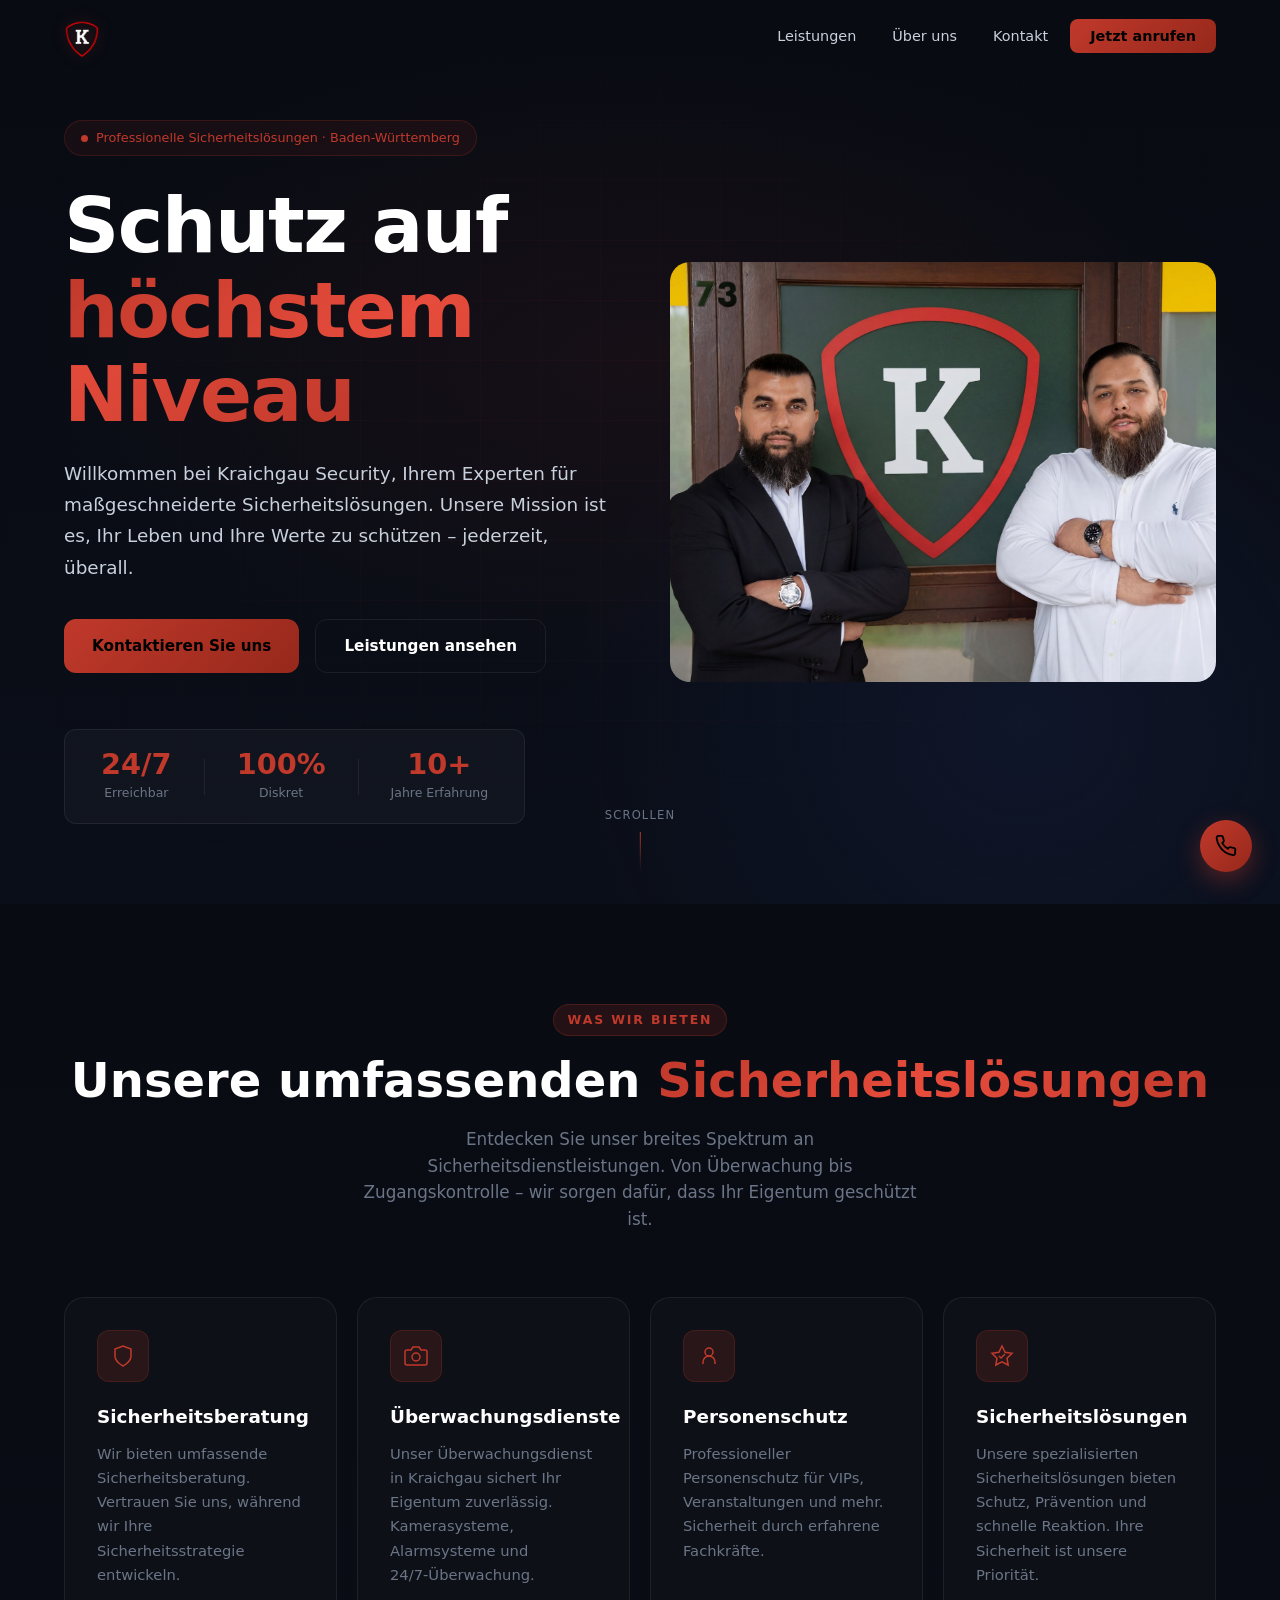
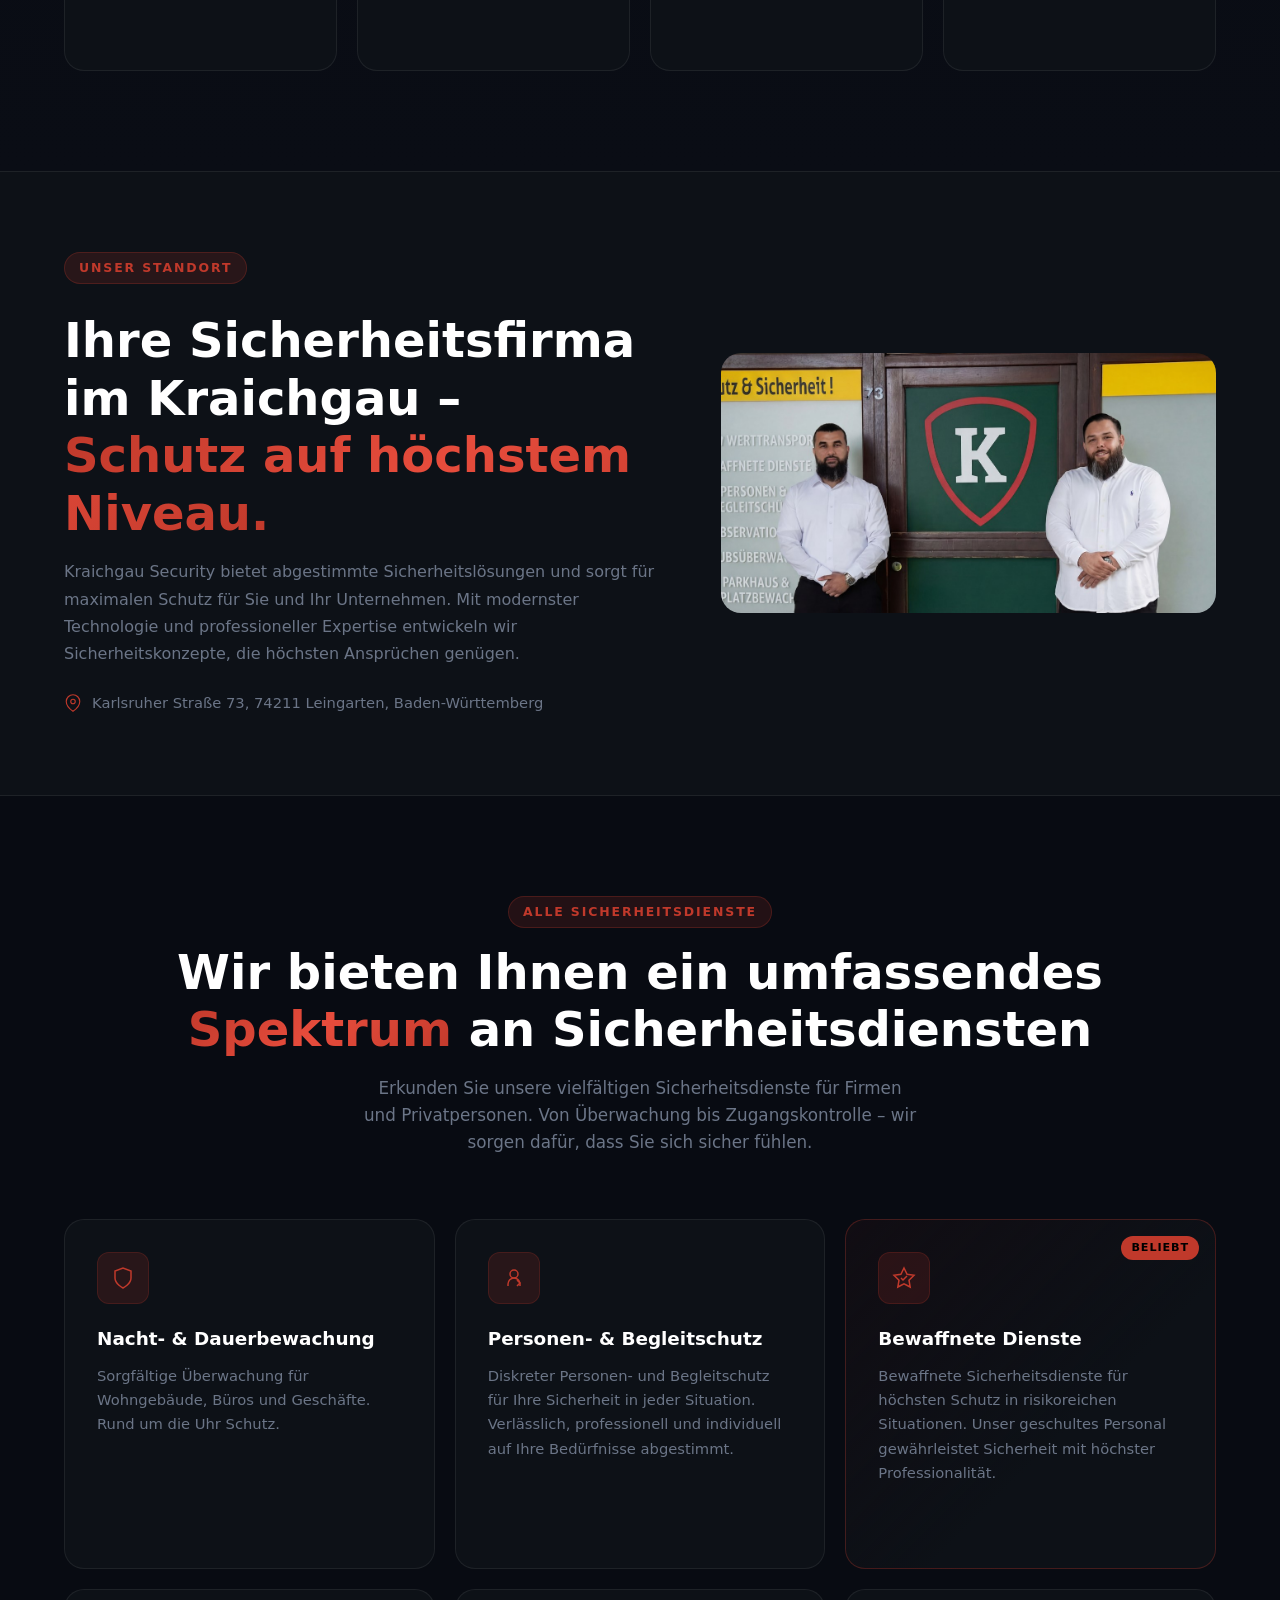
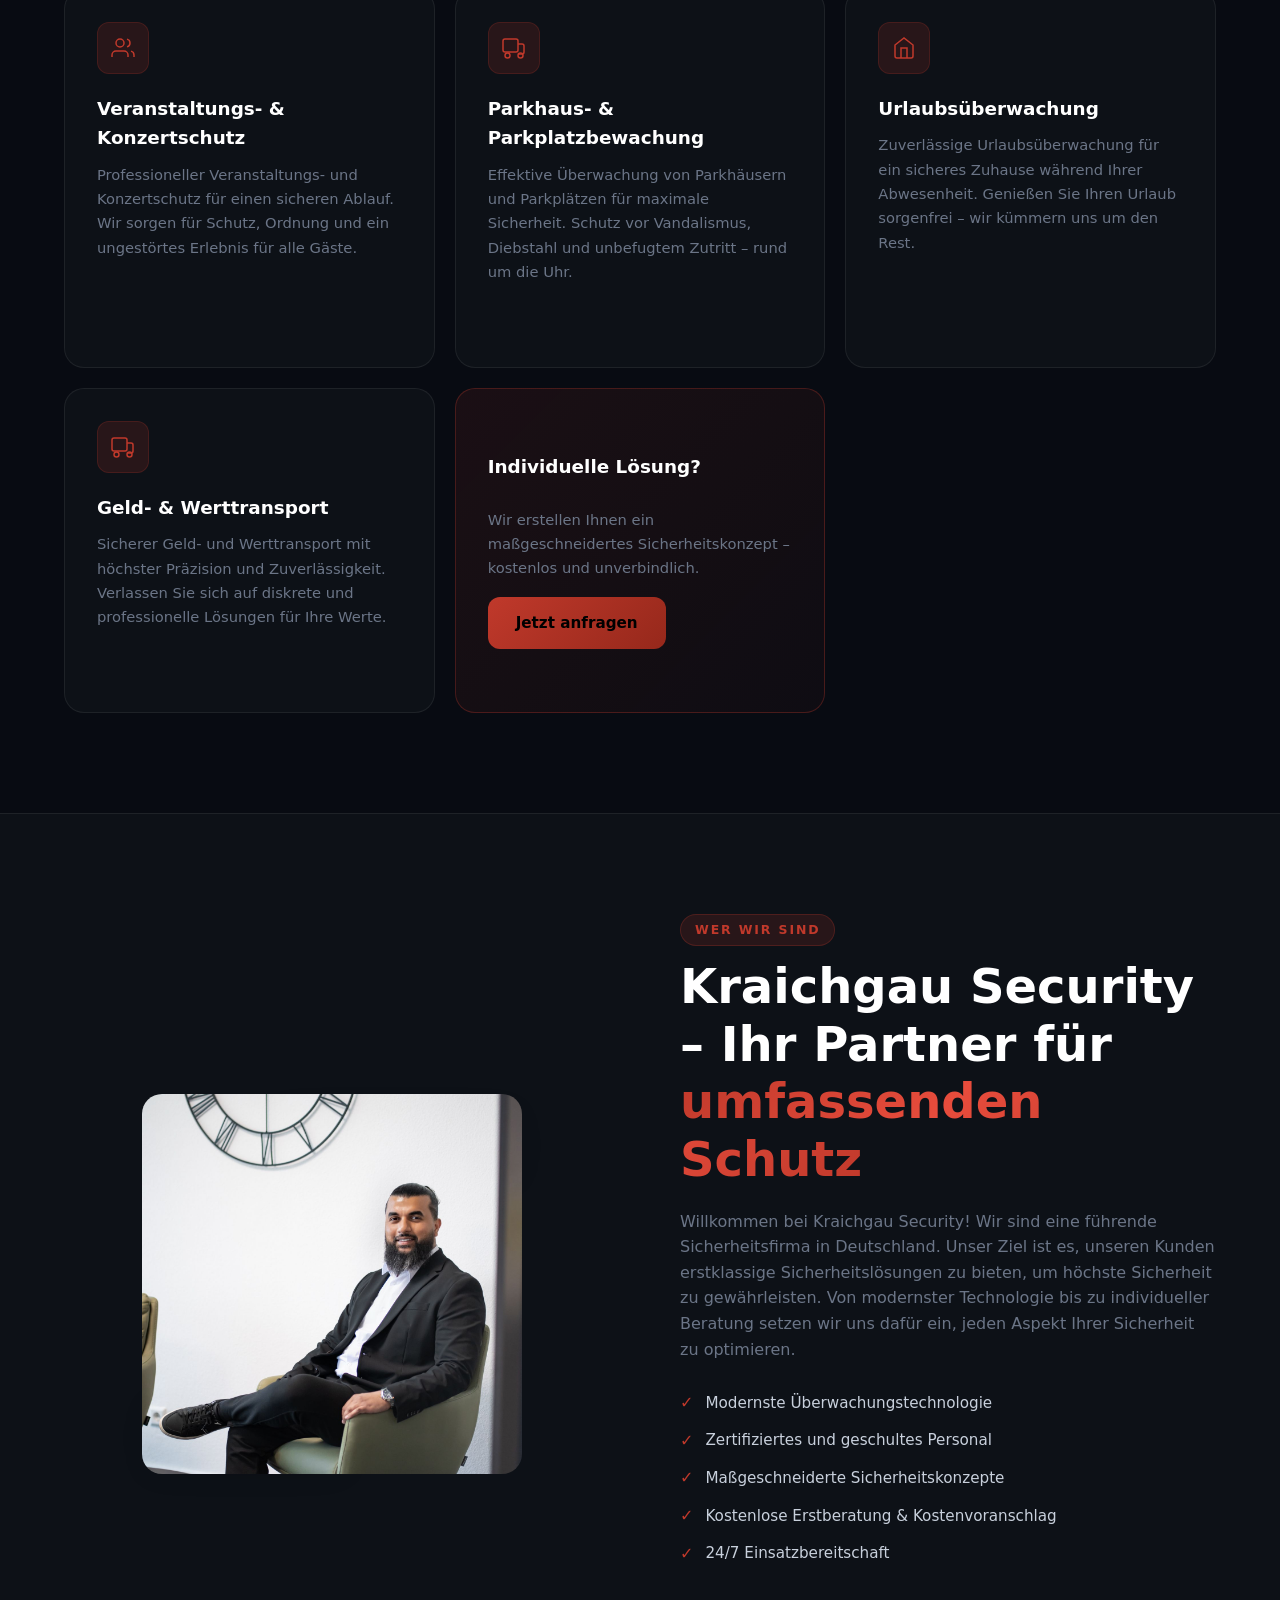
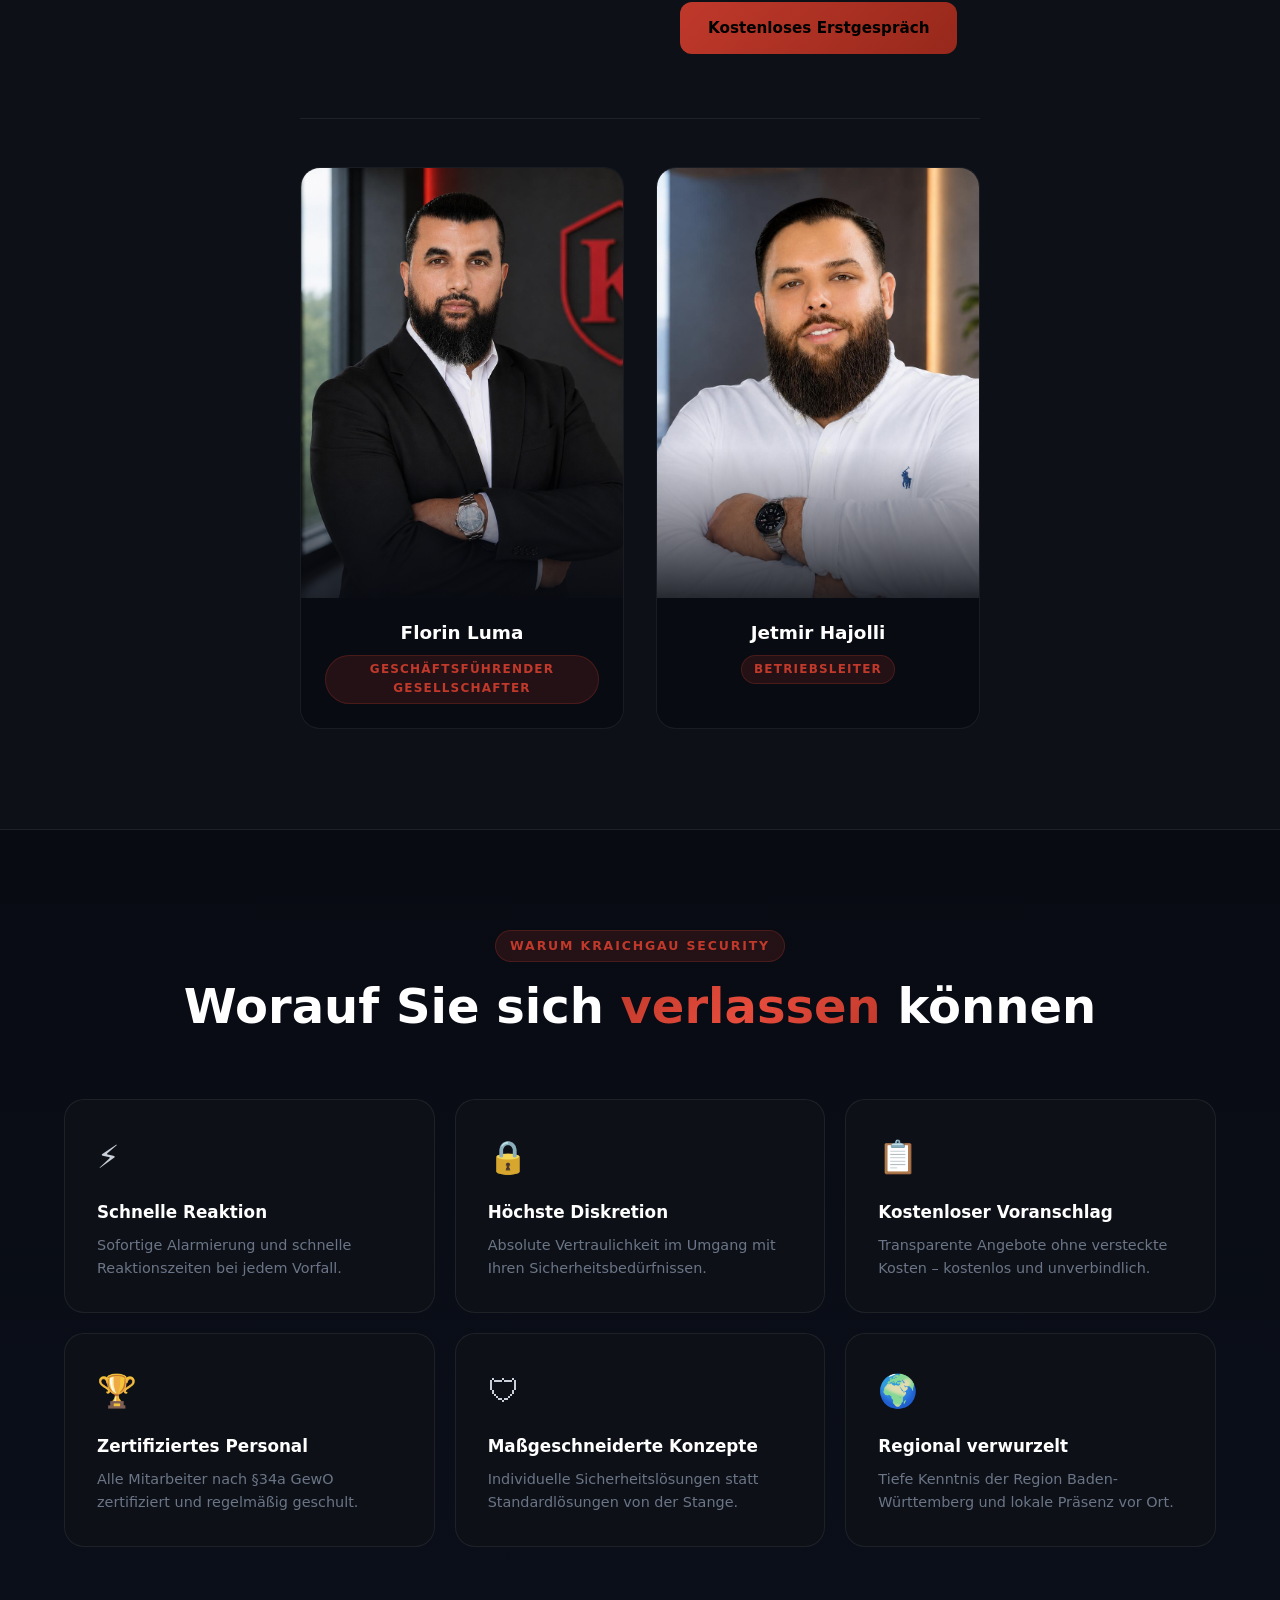
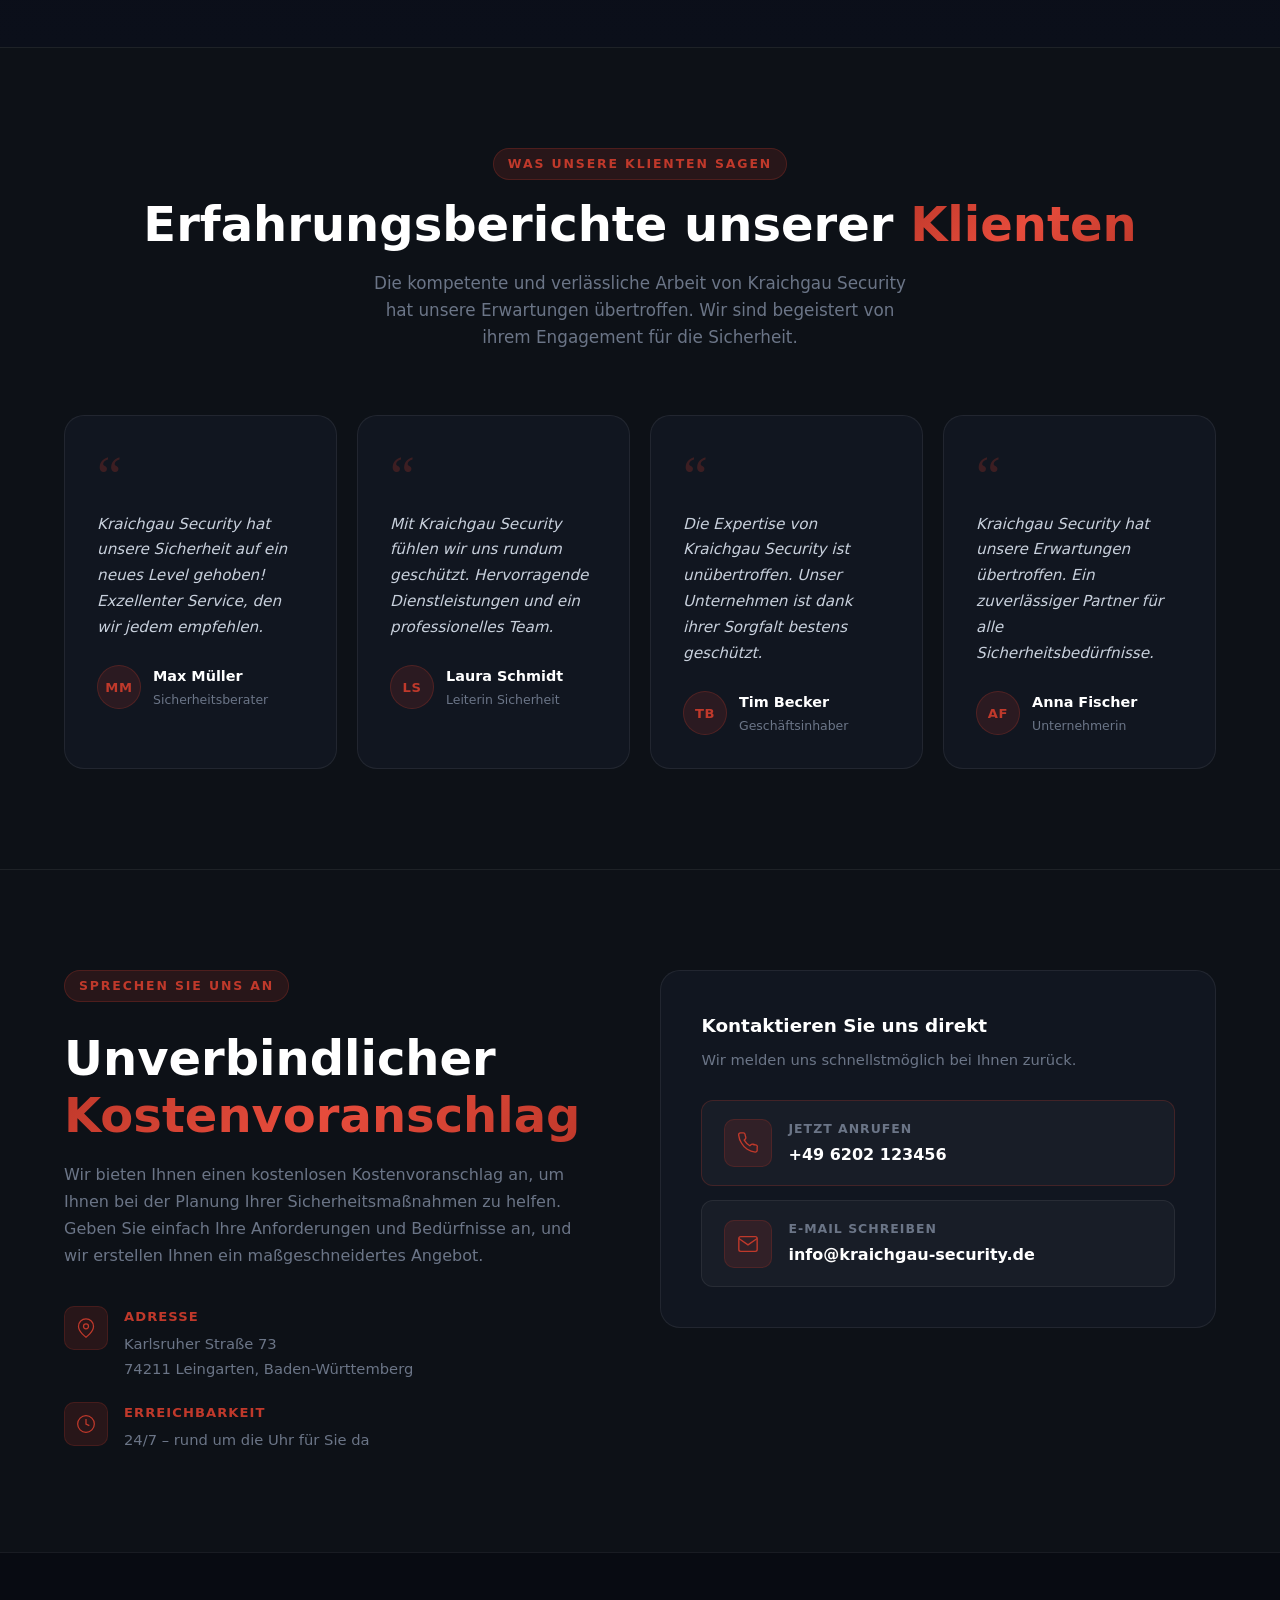
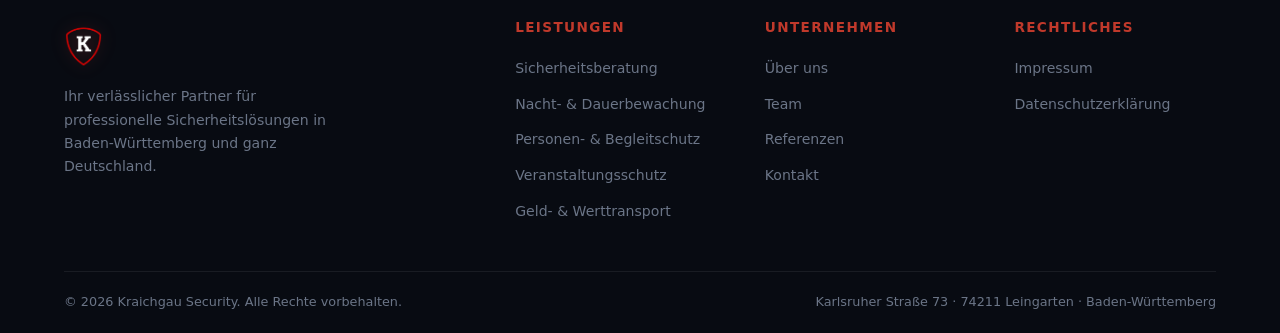
<file: index.html>
﻿<!DOCTYPE html>
<html lang="de">
<head>
  <meta charset="UTF-8" />
  <meta name="viewport" content="width=device-width, initial-scale=1.0" />
  <meta name="description" content="Kraichgau Security – Schutz auf höchstem Niveau. Professionelle Sicherheitslösungen für Unternehmen, Privatpersonen und öffentliche Einrichtungen in Baden-Württemberg." />
  <title>Kraichgau Security | Schutz auf höchstem Niveau</title>
  <link rel="icon" href="bilder/logo.png" type="image/png" />
  <link rel="stylesheet" href="style.css?v=2" />
</head>
<body>

  <!-- NAV -->
  <nav id="navbar">
    <div class="nav-inner">
      <a href="#hero" class="logo">
        <img src="bilder/logo.png" alt="Kraichgau Security" class="logo-img">
      </a>
      <ul class="nav-links">
        <li><a href="dienstleistungen.html">Leistungen</a></li>
        <li><a href="#ueber">Über uns</a></li>
        <li><a href="#kontakt">Kontakt</a></li>
        <li><a href="tel:+496202123456" class="nav-cta">Jetzt anrufen</a></li>
      </ul>
      <button class="burger" id="burger" aria-label="Menü öffnen">
        <span></span><span></span><span></span>
      </button>
    </div>
    <div class="mobile-menu" id="mobileMenu">
      <a href="dienstleistungen.html">Leistungen</a>
      <a href="#ueber">Über uns</a>
      <a href="#kontakt">Kontakt</a>
      <a href="tel:+496202123456" class="nav-cta">Jetzt anrufen</a>
    </div>
  </nav>

  <!-- HERO -->
  <section id="hero">
    <div class="hero-bg">
      <div class="hero-overlay"></div>
      <div class="hero-grid"></div>
    </div>
    <div class="hero-layout">
      <div class="hero-content">
        <div class="hero-badge">
          <span class="badge-dot"></span>
          Professionelle Sicherheitslösungen · Baden-Württemberg
        </div>
        <h1>Schutz auf<br /><span class="gradient-text">höchstem Niveau</span></h1>
        <p class="hero-sub">
          Willkommen bei Kraichgau Security, Ihrem Experten für maßgeschneiderte Sicherheitslösungen.
          Unsere Mission ist es, Ihr Leben und Ihre Werte zu schützen – jederzeit, überall.
        </p>
        <div class="hero-buttons">
          <a href="tel:+496202123456" class="btn-primary">Kontaktieren Sie uns</a>
          <a href="#leistungen" class="btn-ghost">Leistungen ansehen</a>
        </div>
        <div class="hero-stats">
          <div class="stat">
            <span class="stat-num">24/7</span>
            <span class="stat-label">Erreichbar</span>
          </div>
          <div class="stat-divider"></div>
          <div class="stat">
            <span class="stat-num">100%</span>
            <span class="stat-label">Diskret</span>
          </div>
          <div class="stat-divider"></div>
          <div class="stat">
            <span class="stat-num">10+</span>
            <span class="stat-label">Jahre Erfahrung</span>
          </div>
        </div>
      </div>
      <div class="hero-visual">
        <div class="hero-img-frame">
          <img src="bilder/WhatsApp%20Image%202026-05-30%20at%2012.42.10-fixed.jpeg" alt="Kraichgau Security Geschäftsführer" class="hero-img-real">
        </div>
      </div>
    </div>
    <div class="scroll-indicator">
      <span>Scrollen</span>
      <div class="scroll-line"></div>
    </div>
  </section>

  <!-- LEISTUNGEN ÜBERSICHT -->
  <section id="leistungen">
    <div class="container">
      <div class="section-header">
        <span class="section-tag">Was wir bieten</span>
        <h2>Unsere umfassenden <span class="gradient-text">Sicherheitslösungen</span></h2>
        <p>Entdecken Sie unser breites Spektrum an Sicherheitsdienstleistungen. Von Überwachung bis Zugangskontrolle – wir sorgen dafür, dass Ihr Eigentum geschützt ist.</p>
      </div>
      <div class="services-grid services-grid-4">

        <div class="service-card" data-delay="0">
          <div class="service-icon-wrap">
            <svg viewBox="0 0 24 24" fill="none" stroke="currentColor" stroke-width="1.5"><path d="M12 22s8-4 8-10V5l-8-3-8 3v7c0 6 8 10 8 10z"/></svg>
          </div>
          <h3>Sicherheitsberatung</h3>
          <p>Wir bieten umfassende Sicherheitsberatung. Vertrauen Sie uns, während wir Ihre Sicherheitsstrategie entwickeln.</p>
          <div class="service-arrow">→</div>
        </div>

        <div class="service-card" data-delay="100">
          <div class="service-icon-wrap">
            <svg viewBox="0 0 24 24" fill="none" stroke="currentColor" stroke-width="1.5"><path d="M23 19a2 2 0 01-2 2H3a2 2 0 01-2-2V8a2 2 0 012-2h4l2-3h6l2 3h4a2 2 0 012 2z"/><circle cx="12" cy="13" r="4"/></svg>
          </div>
          <h3>Überwachungsdienste</h3>
          <p>Unser Überwachungsdienst in Kraichgau sichert Ihr Eigentum zuverlässig. Kamerasysteme, Alarmsysteme und 24/7-Überwachung.</p>
          <div class="service-arrow">→</div>
        </div>

        <div class="service-card" data-delay="200">
          <div class="service-icon-wrap">
            <svg viewBox="0 0 24 24" fill="none" stroke="currentColor" stroke-width="1.5"><circle cx="12" cy="8" r="4"/><path d="M6 20v-2a6 6 0 0112 0v2"/></svg>
          </div>
          <h3>Personenschutz</h3>
          <p>Professioneller Personenschutz für VIPs, Veranstaltungen und mehr. Sicherheit durch erfahrene Fachkräfte.</p>
          <div class="service-arrow">→</div>
        </div>

        <div class="service-card" data-delay="300">
          <div class="service-icon-wrap">
            <svg viewBox="0 0 24 24" fill="none" stroke="currentColor" stroke-width="1.5"><path d="M9 12l2 2 4-4"/><path d="M12 2l3.09 6.26L22 9.27l-5 4.87 1.18 6.88L12 17.77l-6.18 3.25L7 14.14 2 9.27l6.91-1.01L12 2z"/></svg>
          </div>
          <h3>Sicherheitslösungen</h3>
          <p>Unsere spezialisierten Sicherheitslösungen bieten Schutz, Prävention und schnelle Reaktion. Ihre Sicherheit ist unsere Priorität.</p>
          <div class="service-arrow">→</div>
        </div>

      </div>
    </div>
  </section>

  <!-- KRAICHGAU BANNER -->
  <section id="kraichgau-info">
    <div class="container">
      <div class="kraichgau-banner">
        <div class="kraichgau-banner-text">
          <span class="section-tag">Unser Standort</span>
          <h2>Ihre Sicherheitsfirma im Kraichgau –<br /><span class="gradient-text">Schutz auf höchstem Niveau.</span></h2>
          <p>Kraichgau Security bietet abgestimmte Sicherheitslösungen und sorgt für maximalen Schutz für Sie und Ihr Unternehmen. Mit modernster Technologie und professioneller Expertise entwickeln wir Sicherheitskonzepte, die höchsten Ansprüchen genügen.</p>
          <div class="banner-address">
            <svg viewBox="0 0 24 24" fill="none" stroke="currentColor" stroke-width="1.5"><path d="M21 10c0 7-9 13-9 13s-9-6-9-13a9 9 0 0118 0z"/><circle cx="12" cy="10" r="3"/></svg>
            <span>Karlsruher Straße 73, 74211 Leingarten, Baden-Württemberg</span>
          </div>
        </div>
        <div class="banner-img-frame">
          <img src="bilder/WhatsApp%20Image%202026-05-30%20at%2012.42.11%20(3)-fixed.jpeg" alt="Kraichgau Security Büro Leingarten" class="banner-img-real">
        </div>
      </div>
    </div>
  </section>

  <!-- ALLE DIENSTLEISTUNGEN -->
  <section id="dienstleistungen">
    <div class="container">
      <div class="section-header">
        <span class="section-tag">Alle Sicherheitsdienste</span>
        <h2>Wir bieten Ihnen ein umfassendes <span class="gradient-text">Spektrum</span> an Sicherheitsdiensten</h2>
        <p>Erkunden Sie unsere vielfältigen Sicherheitsdienste für Firmen und Privatpersonen. Von Überwachung bis Zugangskontrolle – wir sorgen dafür, dass Sie sich sicher fühlen.</p>
      </div>
      <div class="services-grid">

        <div class="service-card" data-delay="0">
          <div class="service-icon-wrap">
            <svg viewBox="0 0 24 24" fill="none" stroke="currentColor" stroke-width="1.5"><path d="M12 22s8-4 8-10V5l-8-3-8 3v7c0 6 8 10 8 10z"/></svg>
          </div>
          <h3>Nacht- &amp; Dauerbewachung</h3>
          <p>Sorgfältige Überwachung für Wohngebäude, Büros und Geschäfte. Rund um die Uhr Schutz.</p>
          <div class="service-arrow">→</div>
        </div>

        <div class="service-card" data-delay="100">
          <div class="service-icon-wrap">
            <svg viewBox="0 0 24 24" fill="none" stroke="currentColor" stroke-width="1.5"><circle cx="12" cy="8" r="4"/><path d="M6 20v-2a6 6 0 0112 0v2"/><path d="M15 14l3 3-3 3"/></svg>
          </div>
          <h3>Personen- &amp; Begleitschutz</h3>
          <p>Diskreter Personen- und Begleitschutz für Ihre Sicherheit in jeder Situation. Verlässlich, professionell und individuell auf Ihre Bedürfnisse abgestimmt.</p>
          <div class="service-arrow">→</div>
        </div>

        <div class="service-card featured" data-delay="200">
          <div class="featured-badge">Beliebt</div>
          <div class="service-icon-wrap">
            <svg viewBox="0 0 24 24" fill="none" stroke="currentColor" stroke-width="1.5"><path d="M9 12l2 2 4-4"/><path d="M12 2l3.09 6.26L22 9.27l-5 4.87 1.18 6.88L12 17.77l-6.18 3.25L7 14.14 2 9.27l6.91-1.01L12 2z"/></svg>
          </div>
          <h3>Bewaffnete Dienste</h3>
          <p>Bewaffnete Sicherheitsdienste für höchsten Schutz in risikoreichen Situationen. Unser geschultes Personal gewährleistet Sicherheit mit höchster Professionalität.</p>
          <div class="service-arrow">→</div>
        </div>

        <div class="service-card" data-delay="300">
          <div class="service-icon-wrap">
            <svg viewBox="0 0 24 24" fill="none" stroke="currentColor" stroke-width="1.5"><path d="M17 21v-2a4 4 0 00-4-4H5a4 4 0 00-4 4v2"/><circle cx="9" cy="7" r="4"/><path d="M23 21v-2a4 4 0 00-3-3.87"/><path d="M16 3.13a4 4 0 010 7.75"/></svg>
          </div>
          <h3>Veranstaltungs- &amp; Konzertschutz</h3>
          <p>Professioneller Veranstaltungs- und Konzertschutz für einen sicheren Ablauf. Wir sorgen für Schutz, Ordnung und ein ungestörtes Erlebnis für alle Gäste.</p>
          <div class="service-arrow">→</div>
        </div>

        <div class="service-card" data-delay="400">
          <div class="service-icon-wrap">
            <svg viewBox="0 0 24 24" fill="none" stroke="currentColor" stroke-width="1.5"><rect x="1" y="3" width="15" height="13" rx="2"/><path d="M16 8h4a2 2 0 012 2v6a2 2 0 01-2 2h-4"/><circle cx="5.5" cy="19.5" r="2.5"/><circle cx="18.5" cy="19.5" r="2.5"/></svg>
          </div>
          <h3>Parkhaus- &amp; Parkplatzbewachung</h3>
          <p>Effektive Überwachung von Parkhäusern und Parkplätzen für maximale Sicherheit. Schutz vor Vandalismus, Diebstahl und unbefugtem Zutritt – rund um die Uhr.</p>
          <div class="service-arrow">→</div>
        </div>

        <div class="service-card" data-delay="500">
          <div class="service-icon-wrap">
            <svg viewBox="0 0 24 24" fill="none" stroke="currentColor" stroke-width="1.5"><path d="M3 9l9-7 9 7v11a2 2 0 01-2 2H5a2 2 0 01-2-2z"/><polyline points="9 22 9 12 15 12 15 22"/></svg>
          </div>
          <h3>Urlaubsüberwachung</h3>
          <p>Zuverlässige Urlaubsüberwachung für ein sicheres Zuhause während Ihrer Abwesenheit. Genießen Sie Ihren Urlaub sorgenfrei – wir kümmern uns um den Rest.</p>
          <div class="service-arrow">→</div>
        </div>

        <div class="service-card" data-delay="600">
          <div class="service-icon-wrap">
            <svg viewBox="0 0 24 24" fill="none" stroke="currentColor" stroke-width="1.5"><rect x="1" y="3" width="15" height="13" rx="2"/><path d="M16 8h4a2 2 0 012 2v6a2 2 0 01-2 2h-4"/><circle cx="5.5" cy="19.5" r="2.5"/><circle cx="18.5" cy="19.5" r="2.5"/></svg>
          </div>
          <h3>Geld- &amp; Werttransport</h3>
          <p>Sicherer Geld- und Werttransport mit höchster Präzision und Zuverlässigkeit. Verlassen Sie sich auf diskrete und professionelle Lösungen für Ihre Werte.</p>
          <div class="service-arrow">→</div>
        </div>

        <div class="service-card cta-card" data-delay="700">
          <h3>Individuelle Lösung?</h3>
          <p>Wir erstellen Ihnen ein maßgeschneidertes Sicherheitskonzept – kostenlos und unverbindlich.</p>
          <a href="tel:+496202123456" class="btn-primary">Jetzt anfragen</a>
        </div>

      </div>
    </div>
  </section>

  <!-- ÜBER UNS -->
  <section id="ueber">
    <div class="container">
      <div class="ueber-grid">
        <div class="ueber-visual">
          <div class="ueber-img-wrap">
            <div class="ueber-img-frame">
              <img src="bilder/WhatsApp%20Image%202026-05-30%20at%2012.42.11.jpeg" alt="Kraichgau Security Geschäftsführer" class="ueber-img-real">
            </div>
            <div class="ueber-tag-1">✓ DSGVO-konform</div>
            <div class="ueber-tag-2">✓ Zertifiziertes Personal</div>
          </div>
        </div>
        <div class="ueber-text">
          <span class="section-tag">Wer wir sind</span>
          <h2>Kraichgau Security – Ihr Partner für <span class="gradient-text">umfassenden Schutz</span></h2>
          <p>Willkommen bei Kraichgau Security! Wir sind eine führende Sicherheitsfirma in Deutschland. Unser Ziel ist es, unseren Kunden erstklassige Sicherheitslösungen zu bieten, um höchste Sicherheit zu gewährleisten. Von modernster Technologie bis zu individueller Beratung setzen wir uns dafür ein, jeden Aspekt Ihrer Sicherheit zu optimieren.</p>
          <ul class="ueber-list">
            <li><span class="check">✓</span> Modernste Überwachungstechnologie</li>
            <li><span class="check">✓</span> Zertifiziertes und geschultes Personal</li>
            <li><span class="check">✓</span> Maßgeschneiderte Sicherheitskonzepte</li>
            <li><span class="check">✓</span> Kostenlose Erstberatung &amp; Kostenvoranschlag</li>
            <li><span class="check">✓</span> 24/7 Einsatzbereitschaft</li>
          </ul>
          <a href="tel:+496202123456" class="btn-primary">Kostenloses Erstgespräch</a>
        </div>
      </div>

      <div class="ueber-personen-row">
        <div class="ueber-person">
          <div class="ueber-person-photo-wrap">
            <img src="bilder/Gesch%C3%A4ftf%C3%BChrender%20geselllschafter%20Florin%20Luma.jpeg" alt="Florin Luma" class="ueber-person-photo">
          </div>
          <div class="ueber-person-info">
            <h4>Florin Luma</h4>
            <span class="ueber-person-role">Geschäftsführender Gesellschafter</span>
          </div>
        </div>
        <div class="ueber-person">
          <div class="ueber-person-photo-wrap">
            <img src="bilder/Betriebsleiter%20Jetmir.jpeg" alt="Jetmir Hajolli" class="ueber-person-photo">
          </div>
          <div class="ueber-person-info">
            <h4>Jetmir Hajolli</h4>
            <span class="ueber-person-role">Betriebsleiter</span>
          </div>
        </div>
      </div>

    </div>
  </section>


  <!-- WARUM WIR -->
  <section id="vertrauen">
    <div class="container">
      <div class="vertrauen-inner">
        <div class="section-header">
          <span class="section-tag">Warum Kraichgau Security</span>
          <h2>Worauf Sie sich <span class="gradient-text">verlassen</span> können</h2>
        </div>
        <div class="vertrauen-grid">
          <div class="v-item">
            <div class="v-icon">⚡</div>
            <h4>Schnelle Reaktion</h4>
            <p>Sofortige Alarmierung und schnelle Reaktionszeiten bei jedem Vorfall.</p>
          </div>
          <div class="v-item">
            <div class="v-icon">🔒</div>
            <h4>Höchste Diskretion</h4>
            <p>Absolute Vertraulichkeit im Umgang mit Ihren Sicherheitsbedürfnissen.</p>
          </div>
          <div class="v-item">
            <div class="v-icon">📋</div>
            <h4>Kostenloser Voranschlag</h4>
            <p>Transparente Angebote ohne versteckte Kosten – kostenlos und unverbindlich.</p>
          </div>
          <div class="v-item">
            <div class="v-icon">🏆</div>
            <h4>Zertifiziertes Personal</h4>
            <p>Alle Mitarbeiter nach §34a GewO zertifiziert und regelmäßig geschult.</p>
          </div>
          <div class="v-item">
            <div class="v-icon">🛡</div>
            <h4>Maßgeschneiderte Konzepte</h4>
            <p>Individuelle Sicherheitslösungen statt Standardlösungen von der Stange.</p>
          </div>
          <div class="v-item">
            <div class="v-icon">🌍</div>
            <h4>Regional verwurzelt</h4>
            <p>Tiefe Kenntnis der Region Baden-Württemberg und lokale Präsenz vor Ort.</p>
          </div>
        </div>
      </div>
    </div>
  </section>

  <!-- REFERENZEN / TESTIMONIALS -->
  <section id="referenzen">
    <div class="container">
      <div class="section-header">
        <span class="section-tag">Was unsere Klienten sagen</span>
        <h2>Erfahrungsberichte unserer <span class="gradient-text">Klienten</span></h2>
        <p>Die kompetente und verlässliche Arbeit von Kraichgau Security hat unsere Erwartungen übertroffen. Wir sind begeistert von ihrem Engagement für die Sicherheit.</p>
      </div>
      <div class="testimonials-grid">

        <div class="testimonial-card" data-delay="0">
          <div class="testimonial-quote">&ldquo;</div>
          <p class="testimonial-text">Kraichgau Security hat unsere Sicherheit auf ein neues Level gehoben! Exzellenter Service, den wir jedem empfehlen.</p>
          <div class="testimonial-author">
            <div class="testimonial-avatar">MM</div>
            <div>
              <div class="testimonial-name">Max Müller</div>
              <div class="testimonial-role">Sicherheitsberater</div>
            </div>
          </div>
        </div>

        <div class="testimonial-card" data-delay="100">
          <div class="testimonial-quote">&ldquo;</div>
          <p class="testimonial-text">Mit Kraichgau Security fühlen wir uns rundum geschützt. Hervorragende Dienstleistungen und ein professionelles Team.</p>
          <div class="testimonial-author">
            <div class="testimonial-avatar">LS</div>
            <div>
              <div class="testimonial-name">Laura Schmidt</div>
              <div class="testimonial-role">Leiterin Sicherheit</div>
            </div>
          </div>
        </div>

        <div class="testimonial-card" data-delay="200">
          <div class="testimonial-quote">&ldquo;</div>
          <p class="testimonial-text">Die Expertise von Kraichgau Security ist unübertroffen. Unser Unternehmen ist dank ihrer Sorgfalt bestens geschützt.</p>
          <div class="testimonial-author">
            <div class="testimonial-avatar">TB</div>
            <div>
              <div class="testimonial-name">Tim Becker</div>
              <div class="testimonial-role">Geschäftsinhaber</div>
            </div>
          </div>
        </div>

        <div class="testimonial-card" data-delay="300">
          <div class="testimonial-quote">&ldquo;</div>
          <p class="testimonial-text">Kraichgau Security hat unsere Erwartungen übertroffen. Ein zuverlässiger Partner für alle Sicherheitsbedürfnisse.</p>
          <div class="testimonial-author">
            <div class="testimonial-avatar">AF</div>
            <div>
              <div class="testimonial-name">Anna Fischer</div>
              <div class="testimonial-role">Unternehmerin</div>
            </div>
          </div>
        </div>

      </div>
    </div>
  </section>

  <!-- KONTAKT -->
  <section id="kontakt">
    <div class="container">
      <div class="kontakt-grid">
        <div class="kontakt-info">
          <span class="section-tag">Sprechen Sie uns an</span>
          <h2>Unverbindlicher <span class="gradient-text">Kostenvoranschlag</span></h2>
          <p>Wir bieten Ihnen einen kostenlosen Kostenvoranschlag an, um Ihnen bei der Planung Ihrer Sicherheitsmaßnahmen zu helfen. Geben Sie einfach Ihre Anforderungen und Bedürfnisse an, und wir erstellen Ihnen ein maßgeschneidertes Angebot.</p>
          <div class="kontakt-details">
            <div class="kontakt-item">
              <div class="kontakt-icon">
                <svg viewBox="0 0 24 24" fill="none" stroke="currentColor" stroke-width="1.5"><path d="M21 10c0 7-9 13-9 13s-9-6-9-13a9 9 0 0118 0z"/><circle cx="12" cy="10" r="3"/></svg>
              </div>
              <div>
                <strong>Adresse</strong>
                <span>Karlsruher Straße 73<br />74211 Leingarten, Baden-Württemberg</span>
              </div>
            </div>
            <div class="kontakt-item">
              <div class="kontakt-icon">
                <svg viewBox="0 0 24 24" fill="none" stroke="currentColor" stroke-width="1.5"><circle cx="12" cy="12" r="10"/><polyline points="12 6 12 12 16 14"/></svg>
              </div>
              <div>
                <strong>Erreichbarkeit</strong>
                <span>24/7 – rund um die Uhr für Sie da</span>
              </div>
            </div>
          </div>
        </div>
        <div class="kontakt-actions">
          <div class="kontakt-actions-inner">
            <h3>Kontaktieren Sie uns direkt</h3>
            <p>Wir melden uns schnellstmöglich bei Ihnen zurück.</p>
            <div class="kontakt-buttons">
              <a href="tel:+496202123456" class="kontakt-btn kontakt-btn-phone">
                <div class="kontakt-btn-icon">
                  <svg viewBox="0 0 24 24" fill="none" stroke="currentColor" stroke-width="1.5"><path d="M22 16.92v3a2 2 0 01-2.18 2 19.79 19.79 0 01-8.63-3.07A19.5 19.5 0 014.87 12 19.79 19.79 0 011.82 3.34 2 2 0 013.82 1h3a2 2 0 012 1.72c.127.96.361 1.903.7 2.81a2 2 0 01-.45 2.11L7.91 8.91a16 16 0 006.08 6.08l1.18-1.18a2 2 0 012.11-.45c.907.339 1.85.573 2.81.7A2 2 0 0122 16.92z"/></svg>
                </div>
                <div class="kontakt-btn-text">
                  <span class="kontakt-btn-label">Jetzt anrufen</span>
                  <span class="kontakt-btn-value">+49 6202 123456</span>
                </div>
              </a>
              <a href="mailto:info@kraichgau-security.de" class="kontakt-btn kontakt-btn-email">
                <div class="kontakt-btn-icon">
                  <svg viewBox="0 0 24 24" fill="none" stroke="currentColor" stroke-width="1.5"><path d="M4 4h16c1.1 0 2 .9 2 2v12c0 1.1-.9 2-2 2H4c-1.1 0-2-.9-2-2V6c0-1.1.9-2 2-2z"/><polyline points="22,6 12,13 2,6"/></svg>
                </div>
                <div class="kontakt-btn-text">
                  <span class="kontakt-btn-label">E-Mail schreiben</span>
                  <span class="kontakt-btn-value">info@kraichgau-security.de</span>
                </div>
              </a>
            </div>
          </div>
        </div>
      </div>
    </div>
  </section>

  <!-- FOOTER -->
  <footer>
    <div class="footer-inner">
      <div class="footer-top">
        <div class="footer-brand">
          <a href="#hero" class="logo">
        <img src="bilder/logo.png" alt="Kraichgau Security" class="logo-img">
          </a>
          <p>Ihr verlässlicher Partner für professionelle Sicherheitslösungen in Baden-Württemberg und ganz Deutschland.</p>
        </div>
        <div class="footer-links">
          <h5>Leistungen</h5>
          <ul>
            <li><a href="#leistungen">Sicherheitsberatung</a></li>
            <li><a href="#dienstleistungen">Nacht- &amp; Dauerbewachung</a></li>
            <li><a href="#dienstleistungen">Personen- &amp; Begleitschutz</a></li>
            <li><a href="#dienstleistungen">Veranstaltungsschutz</a></li>
            <li><a href="#dienstleistungen">Geld- &amp; Werttransport</a></li>
          </ul>
        </div>
        <div class="footer-links">
          <h5>Unternehmen</h5>
          <ul>
            <li><a href="#ueber">Über uns</a></li>
            <li><a href="#team">Team</a></li>
            <li><a href="#referenzen">Referenzen</a></li>
            <li><a href="#kontakt">Kontakt</a></li>
          </ul>
        </div>
        <div class="footer-links">
          <h5>Rechtliches</h5>
          <ul>
            <li><a href="impressum.html">Impressum</a></li>
            <li><a href="datenschutz.html">Datenschutzerklärung</a></li>
          </ul>
        </div>
      </div>
      <div class="footer-bottom">
        <span>© 2026 Kraichgau Security. Alle Rechte vorbehalten.</span>
        <span>Karlsruher Straße 73 · 74211 Leingarten · Baden-Württemberg</span>
      </div>
    </div>
  </footer>

  <a href="tel:+496202123456" class="fab" aria-label="Jetzt anrufen">
    <svg viewBox="0 0 24 24" fill="none" stroke="currentColor" stroke-width="2"><path d="M22 16.92v3a2 2 0 01-2.18 2 19.79 19.79 0 01-8.63-3.07A19.5 19.5 0 014.87 12 19.79 19.79 0 011.82 3.34 2 2 0 013.82 1h3a2 2 0 012 1.72c.127.96.361 1.903.7 2.81a2 2 0 01-.45 2.11L7.91 8.91a16 16 0 006.08 6.08l1.18-1.18a2 2 0 012.11-.45c.907.339 1.85.573 2.81.7A2 2 0 0122 16.92z"/></svg>
  </a>

  <script src="script.js"></script>
</body>
</html>
</file>
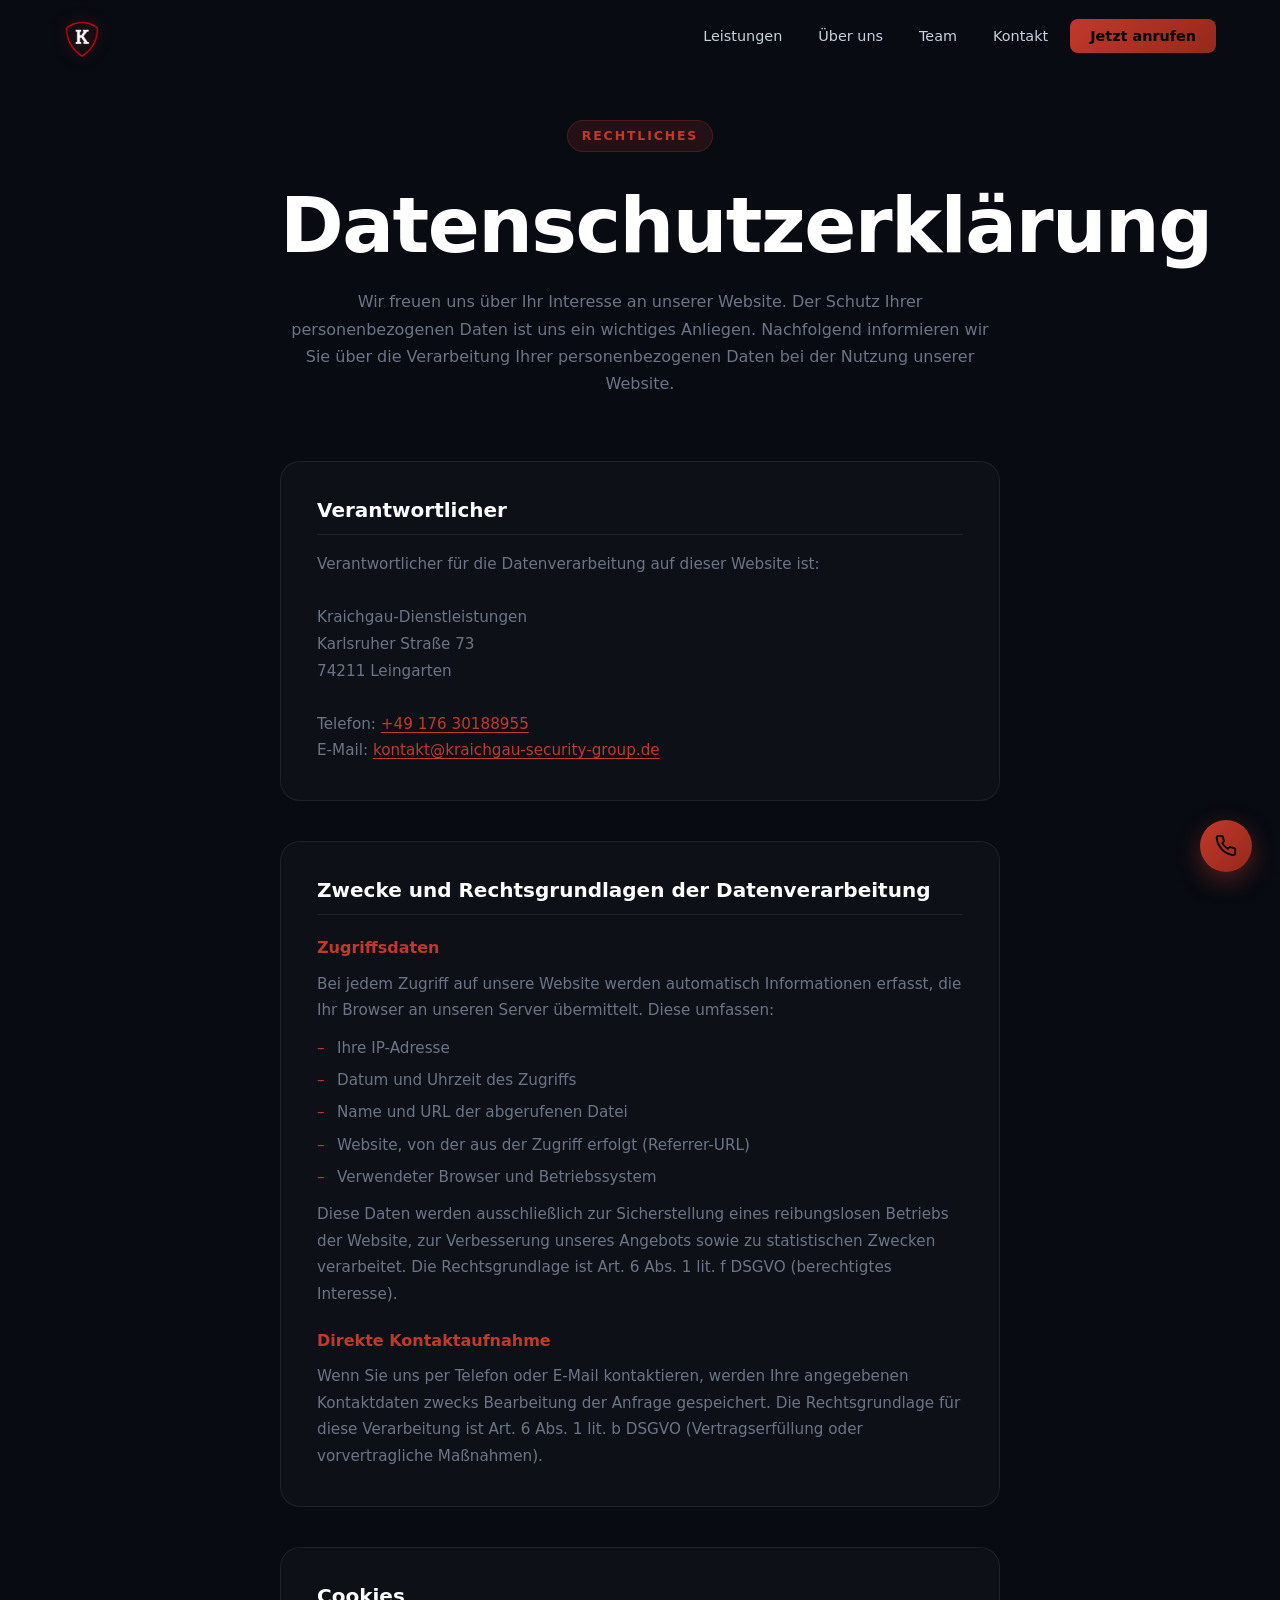
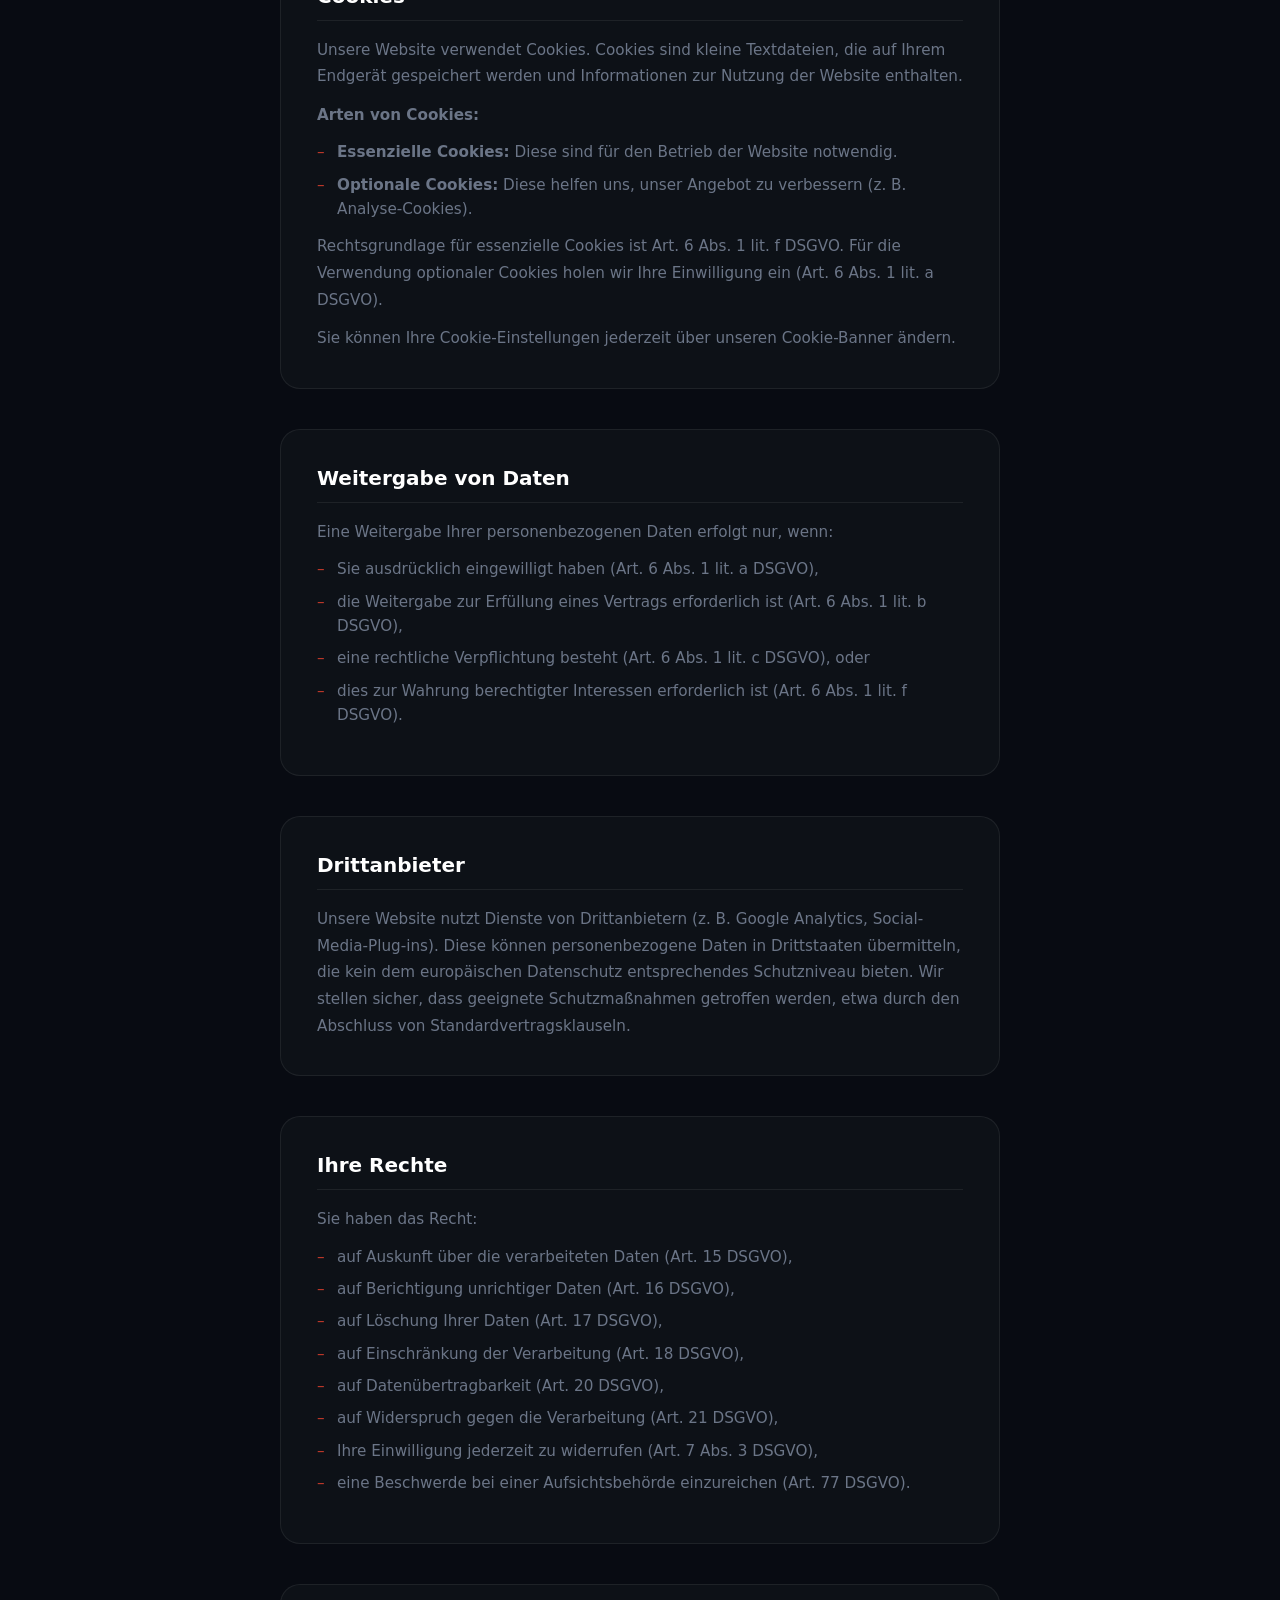
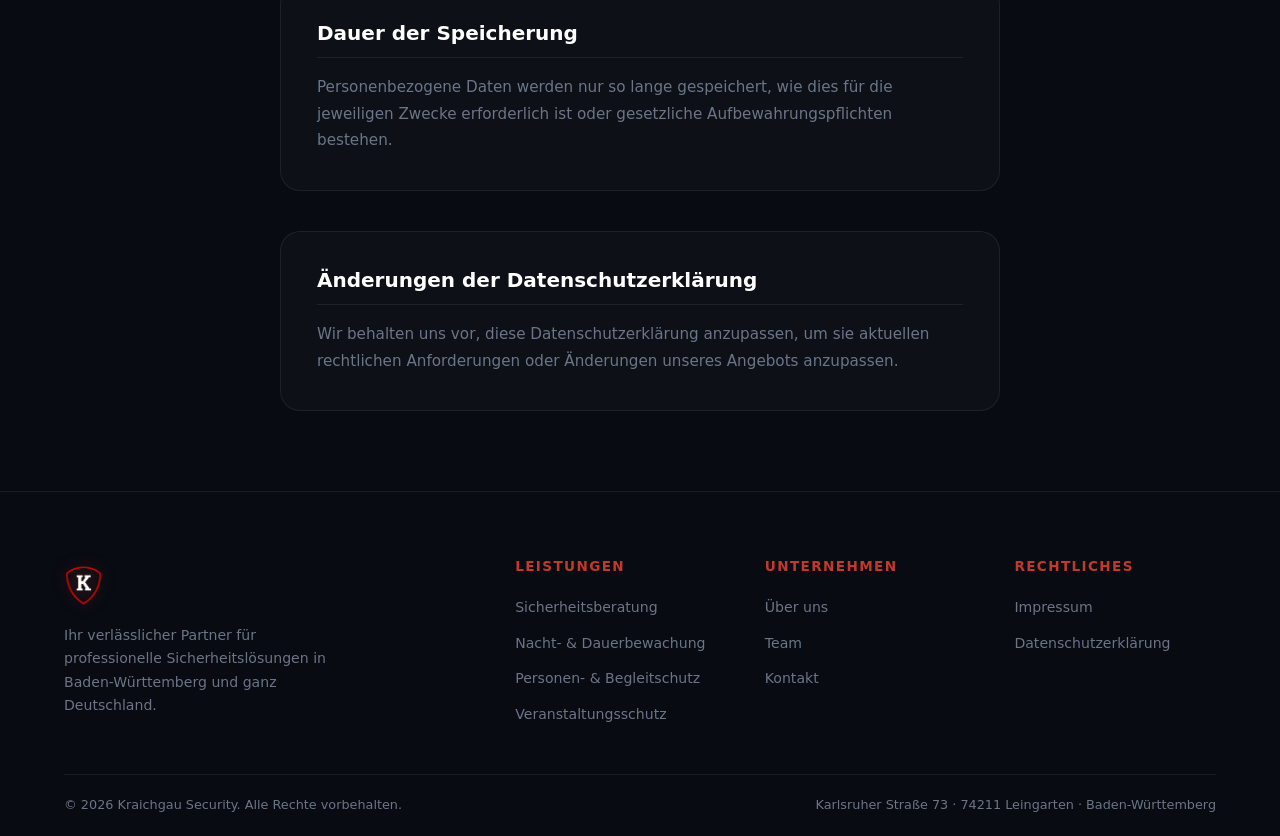
<file: datenschutz.html>
﻿<!DOCTYPE html>
<html lang="de">
<head>
  <meta charset="UTF-8" />
  <meta name="viewport" content="width=device-width, initial-scale=1.0" />
  <meta name="description" content="Datenschutzerklärung – Kraichgau Security" />
  <title>Datenschutzerklärung | Kraichgau Security</title>
  <link rel="icon" href="bilder/logo.png" type="image/png" />
  <link rel="stylesheet" href="style.css?v=2" />
</head>
<body>

  <!-- NAV -->
  <nav id="navbar" class="scrolled">
    <div class="nav-inner">
      <a href="index.html" class="logo">
        <img src="bilder/logo.png" alt="Kraichgau Security" class="logo-img">
      </a>
      <ul class="nav-links">
        <li><a href="index.html#leistungen">Leistungen</a></li>
        <li><a href="index.html#ueber">Über uns</a></li>
        <li><a href="index.html#team">Team</a></li>
        <li><a href="index.html#kontakt">Kontakt</a></li>
        <li><a href="tel:+4917630188955" class="nav-cta">Jetzt anrufen</a></li>
      </ul>
      <button class="burger" id="burger" aria-label="Menü öffnen">
        <span></span><span></span><span></span>
      </button>
    </div>
    <div class="mobile-menu" id="mobileMenu">
      <a href="index.html#leistungen">Leistungen</a>
      <a href="index.html#ueber">Über uns</a>
      <a href="index.html#team">Team</a>
      <a href="index.html#kontakt">Kontakt</a>
      <a href="tel:+4917630188955" class="nav-cta">Jetzt anrufen</a>
    </div>
  </nav>

  <!-- MAIN -->
  <main class="legal-page">
    <div class="container">
      <div class="legal-header">
        <span class="section-tag">Rechtliches</span>
        <h1>Datenschutzerklärung</h1>
        <p class="legal-intro">Wir freuen uns über Ihr Interesse an unserer Website. Der Schutz Ihrer personenbezogenen Daten ist uns ein wichtiges Anliegen. Nachfolgend informieren wir Sie über die Verarbeitung Ihrer personenbezogenen Daten bei der Nutzung unserer Website.</p>
      </div>
      <div class="legal-content">

        <div class="legal-block">
          <h2>Verantwortlicher</h2>
          <p>
            Verantwortlicher für die Datenverarbeitung auf dieser Website ist:<br /><br />
            Kraichgau-Dienstleistungen<br />
            Karlsruher Straße 73<br />
            74211 Leingarten<br /><br />
            Telefon: <a href="tel:+4917630188955">+49 176 30188955</a><br />
            E-Mail: <a href="mailto:kontakt@kraichgau-security-group.de">kontakt@kraichgau-security-group.de</a>
          </p>
        </div>

        <div class="legal-block">
          <h2>Zwecke und Rechtsgrundlagen der Datenverarbeitung</h2>

          <h3>Zugriffsdaten</h3>
          <p>Bei jedem Zugriff auf unsere Website werden automatisch Informationen erfasst, die Ihr Browser an unseren Server übermittelt. Diese umfassen:</p>
          <ul class="legal-list">
            <li>Ihre IP-Adresse</li>
            <li>Datum und Uhrzeit des Zugriffs</li>
            <li>Name und URL der abgerufenen Datei</li>
            <li>Website, von der aus der Zugriff erfolgt (Referrer-URL)</li>
            <li>Verwendeter Browser und Betriebssystem</li>
          </ul>
          <p>Diese Daten werden ausschließlich zur Sicherstellung eines reibungslosen Betriebs der Website, zur Verbesserung unseres Angebots sowie zu statistischen Zwecken verarbeitet. Die Rechtsgrundlage ist Art. 6 Abs. 1 lit. f DSGVO (berechtigtes Interesse).</p>

          <h3>Direkte Kontaktaufnahme</h3>
          <p>Wenn Sie uns per Telefon oder E-Mail kontaktieren, werden Ihre angegebenen Kontaktdaten zwecks Bearbeitung der Anfrage gespeichert. Die Rechtsgrundlage für diese Verarbeitung ist Art. 6 Abs. 1 lit. b DSGVO (Vertragserfüllung oder vorvertragliche Maßnahmen).</p>
        </div>

        <div class="legal-block">
          <h2>Cookies</h2>
          <p>Unsere Website verwendet Cookies. Cookies sind kleine Textdateien, die auf Ihrem Endgerät gespeichert werden und Informationen zur Nutzung der Website enthalten.</p>
          <p><strong>Arten von Cookies:</strong></p>
          <ul class="legal-list">
            <li><strong>Essenzielle Cookies:</strong> Diese sind für den Betrieb der Website notwendig.</li>
            <li><strong>Optionale Cookies:</strong> Diese helfen uns, unser Angebot zu verbessern (z. B. Analyse-Cookies).</li>
          </ul>
          <p>Rechtsgrundlage für essenzielle Cookies ist Art. 6 Abs. 1 lit. f DSGVO. Für die Verwendung optionaler Cookies holen wir Ihre Einwilligung ein (Art. 6 Abs. 1 lit. a DSGVO).</p>
          <p>Sie können Ihre Cookie-Einstellungen jederzeit über unseren Cookie-Banner ändern.</p>
        </div>

        <div class="legal-block">
          <h2>Weitergabe von Daten</h2>
          <p>Eine Weitergabe Ihrer personenbezogenen Daten erfolgt nur, wenn:</p>
          <ul class="legal-list">
            <li>Sie ausdrücklich eingewilligt haben (Art. 6 Abs. 1 lit. a DSGVO),</li>
            <li>die Weitergabe zur Erfüllung eines Vertrags erforderlich ist (Art. 6 Abs. 1 lit. b DSGVO),</li>
            <li>eine rechtliche Verpflichtung besteht (Art. 6 Abs. 1 lit. c DSGVO), oder</li>
            <li>dies zur Wahrung berechtigter Interessen erforderlich ist (Art. 6 Abs. 1 lit. f DSGVO).</li>
          </ul>
        </div>

        <div class="legal-block">
          <h2>Drittanbieter</h2>
          <p>Unsere Website nutzt Dienste von Drittanbietern (z. B. Google Analytics, Social-Media-Plug-ins). Diese können personenbezogene Daten in Drittstaaten übermitteln, die kein dem europäischen Datenschutz entsprechendes Schutzniveau bieten. Wir stellen sicher, dass geeignete Schutzmaßnahmen getroffen werden, etwa durch den Abschluss von Standardvertragsklauseln.</p>
        </div>

        <div class="legal-block">
          <h2>Ihre Rechte</h2>
          <p>Sie haben das Recht:</p>
          <ul class="legal-list">
            <li>auf Auskunft über die verarbeiteten Daten (Art. 15 DSGVO),</li>
            <li>auf Berichtigung unrichtiger Daten (Art. 16 DSGVO),</li>
            <li>auf Löschung Ihrer Daten (Art. 17 DSGVO),</li>
            <li>auf Einschränkung der Verarbeitung (Art. 18 DSGVO),</li>
            <li>auf Datenübertragbarkeit (Art. 20 DSGVO),</li>
            <li>auf Widerspruch gegen die Verarbeitung (Art. 21 DSGVO),</li>
            <li>Ihre Einwilligung jederzeit zu widerrufen (Art. 7 Abs. 3 DSGVO),</li>
            <li>eine Beschwerde bei einer Aufsichtsbehörde einzureichen (Art. 77 DSGVO).</li>
          </ul>
        </div>

        <div class="legal-block">
          <h2>Dauer der Speicherung</h2>
          <p>Personenbezogene Daten werden nur so lange gespeichert, wie dies für die jeweiligen Zwecke erforderlich ist oder gesetzliche Aufbewahrungspflichten bestehen.</p>
        </div>

        <div class="legal-block">
          <h2>Änderungen der Datenschutzerklärung</h2>
          <p>Wir behalten uns vor, diese Datenschutzerklärung anzupassen, um sie aktuellen rechtlichen Anforderungen oder Änderungen unseres Angebots anzupassen.</p>
        </div>

      </div>
    </div>
  </main>

  <!-- FOOTER -->
  <footer>
    <div class="footer-inner">
      <div class="footer-top">
        <div class="footer-brand">
          <a href="index.html" class="logo">
        <img src="bilder/logo.png" alt="Kraichgau Security" class="logo-img">
          </a>
          <p>Ihr verlässlicher Partner für professionelle Sicherheitslösungen in Baden-Württemberg und ganz Deutschland.</p>
        </div>
        <div class="footer-links">
          <h5>Leistungen</h5>
          <ul>
            <li><a href="index.html#leistungen">Sicherheitsberatung</a></li>
            <li><a href="index.html#dienstleistungen">Nacht- &amp; Dauerbewachung</a></li>
            <li><a href="index.html#dienstleistungen">Personen- &amp; Begleitschutz</a></li>
            <li><a href="index.html#dienstleistungen">Veranstaltungsschutz</a></li>
          </ul>
        </div>
        <div class="footer-links">
          <h5>Unternehmen</h5>
          <ul>
            <li><a href="index.html#ueber">Über uns</a></li>
            <li><a href="index.html#team">Team</a></li>
            <li><a href="index.html#kontakt">Kontakt</a></li>
          </ul>
        </div>
        <div class="footer-links">
          <h5>Rechtliches</h5>
          <ul>
            <li><a href="impressum.html">Impressum</a></li>
            <li><a href="datenschutz.html">Datenschutzerklärung</a></li>
          </ul>
        </div>
      </div>
      <div class="footer-bottom">
        <span>© 2026 Kraichgau Security. Alle Rechte vorbehalten.</span>
        <span>Karlsruher Straße 73 · 74211 Leingarten · Baden-Württemberg</span>
      </div>
    </div>
  </footer>

  <a href="tel:+4917630188955" class="fab" aria-label="Jetzt anrufen">
    <svg viewBox="0 0 24 24" fill="none" stroke="currentColor" stroke-width="2"><path d="M22 16.92v3a2 2 0 01-2.18 2 19.79 19.79 0 01-8.63-3.07A19.5 19.5 0 014.87 12 19.79 19.79 0 011.82 3.34 2 2 0 013.82 1h3a2 2 0 012 1.72c.127.96.361 1.903.7 2.81a2 2 0 01-.45 2.11L7.91 8.91a16 16 0 006.08 6.08l1.18-1.18a2 2 0 012.11-.45c.907.339 1.85.573 2.81.7A2 2 0 0122 16.92z"/></svg>
  </a>

  <script src="script.js"></script>
</body>
</html>
</file>
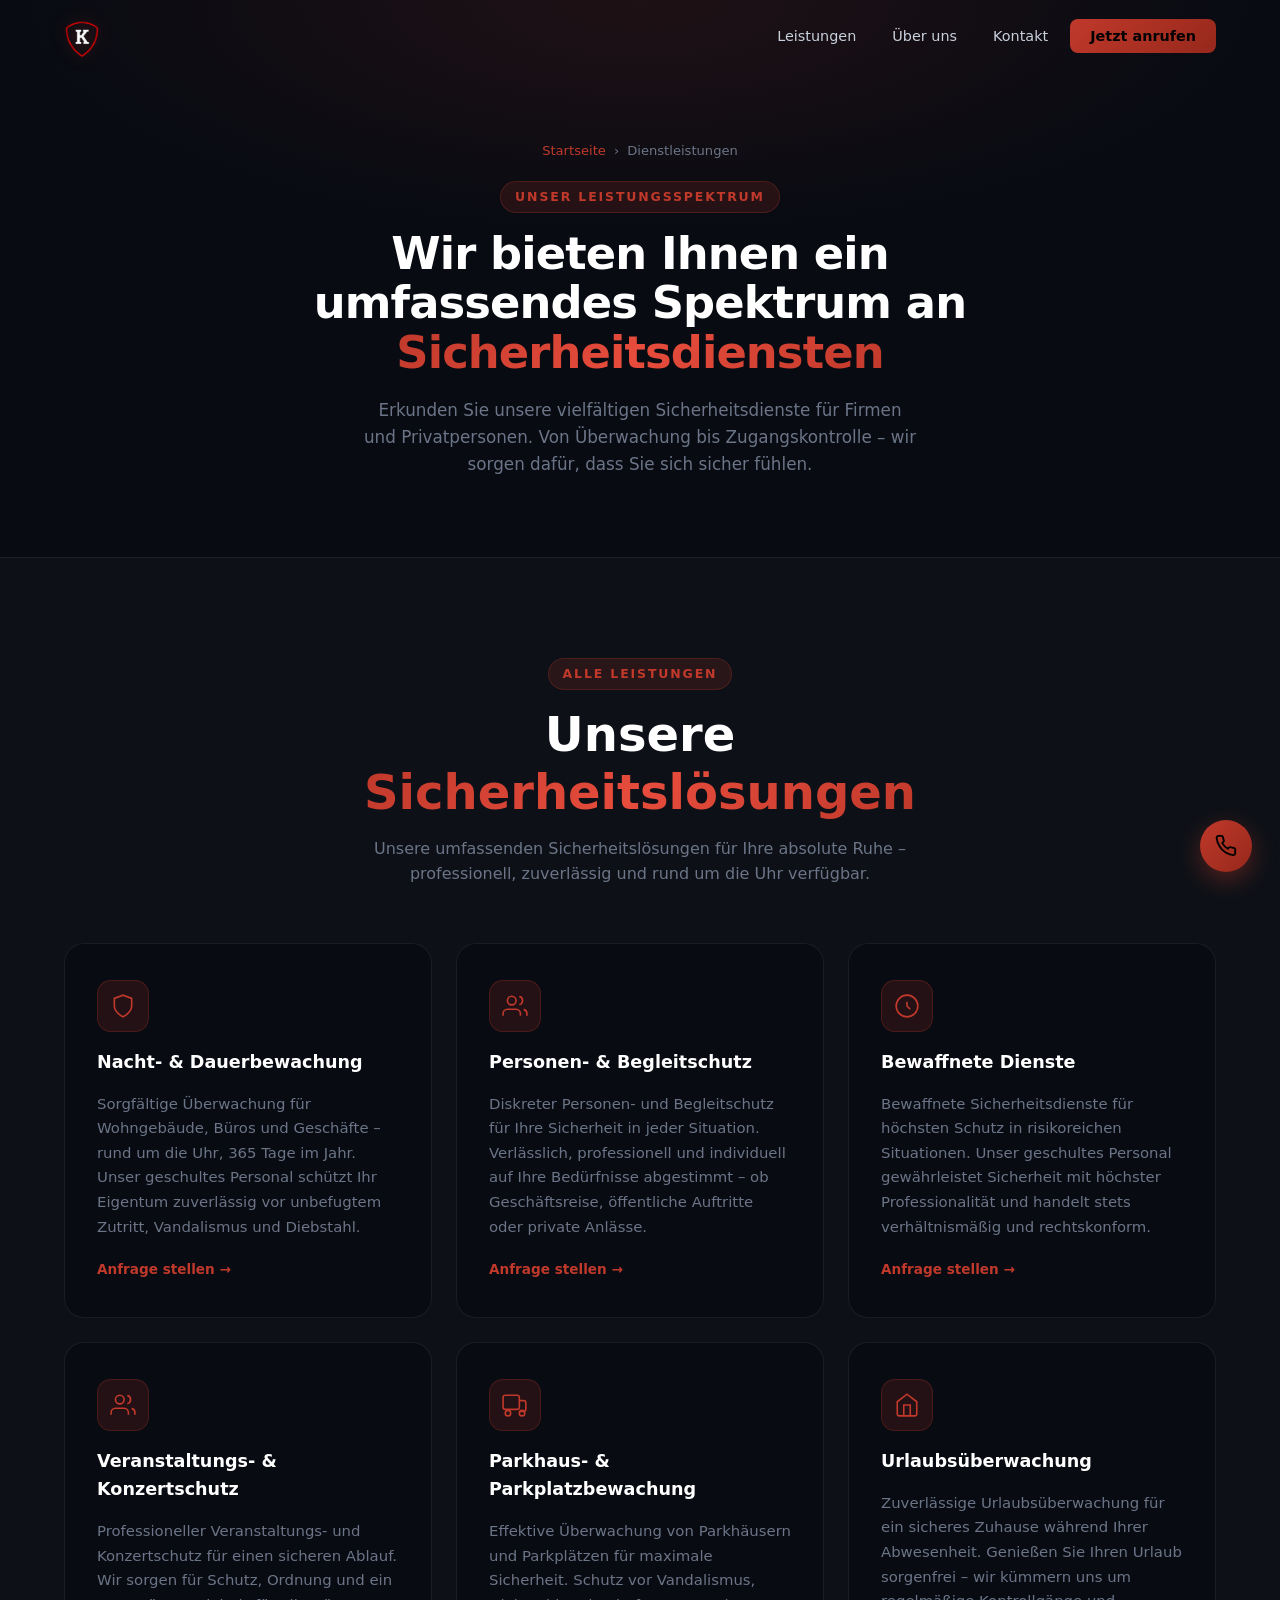
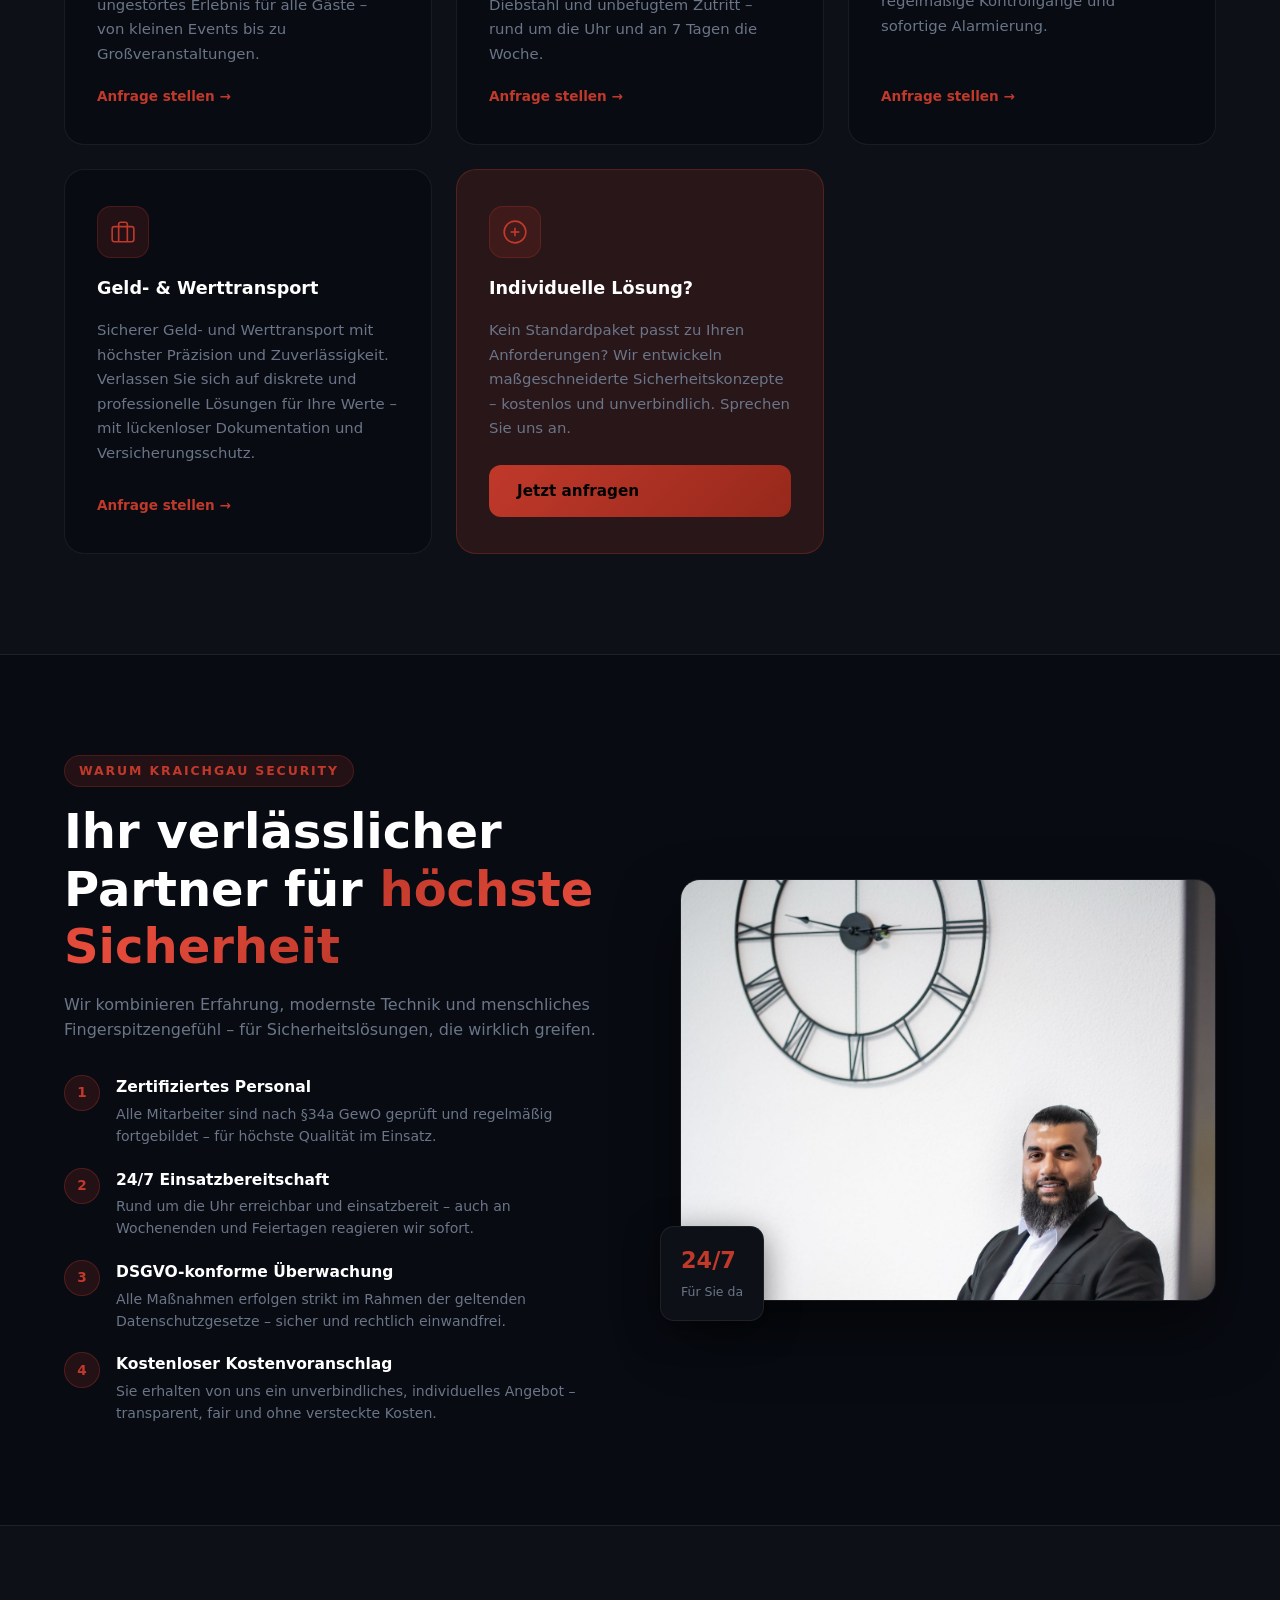
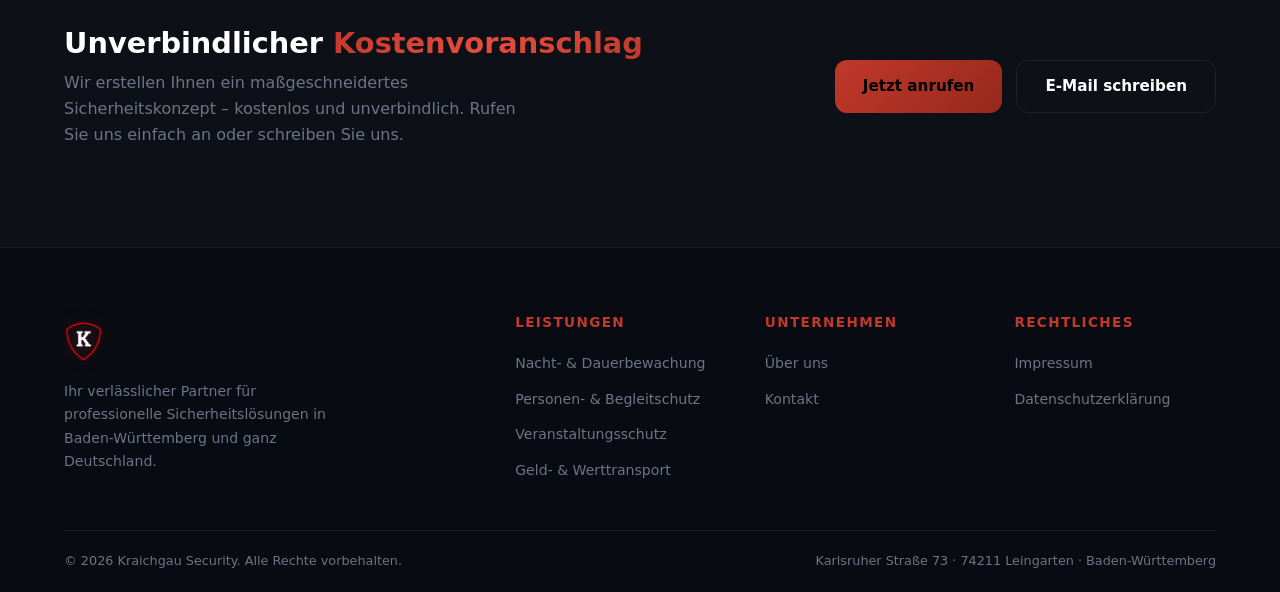
<file: dienstleistungen.html>
﻿<!DOCTYPE html>
<html lang="de">
<head>
  <meta charset="UTF-8" />
  <meta name="viewport" content="width=device-width, initial-scale=1.0" />
  <meta name="description" content="Kraichgau Security – Unsere Dienstleistungen: Nacht- & Dauerbewachung, Personenschutz, Veranstaltungsschutz, Geld- & Werttransport und mehr." />
  <title>Dienstleistungen | Kraichgau Security</title>
  <link rel="icon" href="bilder/logo.png" type="image/png" />
  <link rel="stylesheet" href="style.css?v=2" />
  <style>
    /* ── Seiten-Hero ── */
    .page-hero {
      padding: 140px 0 80px;
      background: var(--bg-dark);
      position: relative;
      overflow: hidden;
    }
    .page-hero::before {
      content: '';
      position: absolute;
      inset: 0;
      background: radial-gradient(ellipse 70% 60% at 50% 0%, rgba(192,57,43,0.12) 0%, transparent 70%);
      pointer-events: none;
    }
    .page-hero-inner {
      max-width: 720px;
      margin: 0 auto;
      text-align: center;
      position: relative;
    }
    .page-hero-inner h1 { font-size: clamp(1.8rem, 4vw, 2.8rem); margin-bottom: 20px; }
    .page-hero-inner p  { font-size: 1.05rem; color: var(--text-muted); max-width: 560px; margin: 0 auto; }
    .page-breadcrumb {
      display: flex;
      justify-content: center;
      gap: 8px;
      font-size: 0.82rem;
      color: var(--text-muted);
      margin-bottom: 20px;
    }
    .page-breadcrumb a { color: var(--gold); text-decoration: none; }
    .page-breadcrumb span { color: var(--text-muted); }

    /* ── Service-Grid ── */
    #dl-services { background: var(--bg-card); border-top: 1px solid var(--border); border-bottom: 1px solid var(--border); }
    .dl-services-intro {
      text-align: center;
      max-width: 600px;
      margin: 0 auto 56px;
    }
    .dl-services-intro h2 { margin-bottom: 14px; }
    .dl-services-intro p  { color: var(--text-muted); }

    .dl-grid {
      display: grid;
      grid-template-columns: repeat(auto-fill, minmax(300px, 1fr));
      gap: 24px;
    }

    .dl-card {
      background: var(--bg-dark);
      border: 1px solid var(--border);
      border-radius: var(--radius-lg);
      padding: 36px 32px;
      display: flex;
      flex-direction: column;
      gap: 16px;
      transition: transform var(--transition), box-shadow var(--transition), border-color var(--transition);
    }
    .dl-card:hover {
      transform: translateY(-5px);
      box-shadow: 0 20px 50px rgba(0,0,0,0.45);
      border-color: rgba(192,57,43,0.4);
    }
    .dl-card-icon {
      width: 52px;
      height: 52px;
      background: var(--gold-dim);
      border: 1px solid rgba(192,57,43,0.25);
      border-radius: 14px;
      display: flex;
      align-items: center;
      justify-content: center;
      flex-shrink: 0;
    }
    .dl-card-icon svg {
      width: 26px;
      height: 26px;
      stroke: var(--gold);
    }
    .dl-card h3 {
      font-size: 1.1rem;
      font-weight: 700;
      color: var(--white);
      margin: 0;
    }
    .dl-card p {
      font-size: 0.93rem;
      color: var(--text-muted);
      line-height: 1.65;
      margin: 0;
      flex: 1;
    }
    .dl-card-link {
      display: inline-flex;
      align-items: center;
      gap: 6px;
      font-size: 0.85rem;
      font-weight: 600;
      color: var(--gold);
      text-decoration: none;
      margin-top: 4px;
      transition: gap 0.2s;
    }
    .dl-card-link:hover { gap: 10px; }

    /* ── Warum wir ── */
    #dl-warum { background: var(--bg-dark); }
    .dl-warum-inner {
      display: grid;
      grid-template-columns: 1fr 1fr;
      gap: 80px;
      align-items: center;
    }
    .dl-warum-text h2 { margin-bottom: 16px; }
    .dl-warum-text p  { color: var(--text-muted); margin-bottom: 32px; }
    .dl-warum-list {
      display: flex;
      flex-direction: column;
      gap: 20px;
    }
    .dl-warum-item {
      display: flex;
      gap: 16px;
      align-items: flex-start;
    }
    .dl-warum-num {
      width: 36px;
      height: 36px;
      border-radius: 50%;
      background: var(--gold-dim);
      border: 1px solid rgba(192,57,43,0.3);
      color: var(--gold);
      font-weight: 800;
      font-size: 0.85rem;
      display: flex;
      align-items: center;
      justify-content: center;
      flex-shrink: 0;
    }
    .dl-warum-item-text h4 { font-size: 0.97rem; font-weight: 700; color: var(--white); margin-bottom: 4px; }
    .dl-warum-item-text p  { font-size: 0.88rem; color: var(--text-muted); margin: 0; line-height: 1.55; }

    .dl-warum-visual {
      position: relative;
    }
    .dl-warum-img-wrap {
      border-radius: var(--radius-lg);
      overflow: hidden;
      border: 1px solid var(--border);
      box-shadow: 0 30px 60px rgba(0,0,0,0.5);
    }
    .dl-warum-img-wrap img {
      width: 100%;
      height: 420px;
      object-fit: cover;
      object-position: center top;
      display: block;
    }
    .dl-warum-badge {
      position: absolute;
      bottom: -20px;
      left: -20px;
      background: var(--bg-card);
      border: 1px solid var(--border);
      border-radius: 14px;
      padding: 16px 20px;
      box-shadow: var(--shadow);
    }
    .dl-warum-badge strong { display: block; font-size: 1.4rem; font-weight: 800; color: var(--gold); }
    .dl-warum-badge span  { font-size: 0.78rem; color: var(--text-muted); }

    /* ── CTA-Banner ── */
    #dl-cta {
      background: var(--bg-card);
      border-top: 1px solid var(--border);
    }
    .dl-cta-inner {
      display: flex;
      align-items: center;
      justify-content: space-between;
      gap: 40px;
      flex-wrap: wrap;
    }
    .dl-cta-text h2 { font-size: 1.8rem; margin-bottom: 10px; }
    .dl-cta-text p  { color: var(--text-muted); max-width: 480px; }
    .dl-cta-buttons {
      display: flex;
      gap: 14px;
      flex-shrink: 0;
      flex-wrap: wrap;
    }

    /* ── Responsive ── */
    @media (max-width: 900px) {
      .dl-warum-inner { grid-template-columns: 1fr; gap: 48px; }
      .dl-warum-visual { display: none; }
    }
    @media (max-width: 640px) {
      .dl-grid { grid-template-columns: 1fr; }
      .dl-cta-inner { flex-direction: column; align-items: flex-start; }
    }
  </style>
</head>
<body>

  <!-- NAV -->
  <nav id="navbar">
    <div class="nav-inner">
      <a href="index.html" class="logo">
        <img src="bilder/logo.png" alt="Kraichgau Security" class="logo-img">
      </a>
      <ul class="nav-links">
        <li><a href="dienstleistungen.html" class="active">Leistungen</a></li>
        <li><a href="index.html#ueber">Über uns</a></li>
        <li><a href="index.html#kontakt">Kontakt</a></li>
        <li><a href="tel:+496202123456" class="nav-cta">Jetzt anrufen</a></li>
      </ul>
      <button class="burger" id="burger" aria-label="Menü öffnen">
        <span></span><span></span><span></span>
      </button>
    </div>
    <div class="mobile-menu" id="mobileMenu">
      <a href="dienstleistungen.html">Leistungen</a>
      <a href="index.html#ueber">Über uns</a>
      <a href="index.html#kontakt">Kontakt</a>
      <a href="tel:+496202123456" class="nav-cta">Jetzt anrufen</a>
    </div>
  </nav>

  <!-- PAGE HERO -->
  <section class="page-hero">
    <div class="container">
      <div class="page-hero-inner">
        <div class="page-breadcrumb">
          <a href="index.html">Startseite</a>
          <span>›</span>
          <span>Dienstleistungen</span>
        </div>
        <span class="section-tag">Unser Leistungsspektrum</span>
        <h1>Wir bieten Ihnen ein umfassendes Spektrum an <span class="gradient-text">Sicherheitsdiensten</span></h1>
        <p>Erkunden Sie unsere vielfältigen Sicherheitsdienste für Firmen und Privatpersonen. Von Überwachung bis Zugangskontrolle – wir sorgen dafür, dass Sie sich sicher fühlen.</p>
      </div>
    </div>
  </section>

  <!-- DIENSTLEISTUNGEN -->
  <section id="dl-services">
    <div class="container">
      <div class="dl-services-intro">
        <span class="section-tag">Alle Leistungen</span>
        <h2>Unsere <span class="gradient-text">Sicherheitslösungen</span></h2>
        <p>Unsere umfassenden Sicherheitslösungen für Ihre absolute Ruhe – professionell, zuverlässig und rund um die Uhr verfügbar.</p>
      </div>

      <div class="dl-grid">

        <!-- Nacht & Dauerbewachung -->
        <div class="dl-card">
          <div class="dl-card-icon">
            <svg viewBox="0 0 24 24" fill="none" stroke="currentColor" stroke-width="1.5"><path d="M12 22s8-4 8-10V5l-8-3-8 3v7c0 6 8 10 8 10z"/></svg>
          </div>
          <h3>Nacht- &amp; Dauerbewachung</h3>
          <p>Sorgfältige Überwachung für Wohngebäude, Büros und Geschäfte – rund um die Uhr, 365 Tage im Jahr. Unser geschultes Personal schützt Ihr Eigentum zuverlässig vor unbefugtem Zutritt, Vandalismus und Diebstahl.</p>
          <a href="index.html#kontakt" class="dl-card-link">Anfrage stellen →</a>
        </div>

        <!-- Personen & Begleitschutz -->
        <div class="dl-card">
          <div class="dl-card-icon">
            <svg viewBox="0 0 24 24" fill="none" stroke="currentColor" stroke-width="1.5"><path d="M17 21v-2a4 4 0 00-4-4H5a4 4 0 00-4 4v2"/><circle cx="9" cy="7" r="4"/><path d="M23 21v-2a4 4 0 00-3-3.87"/><path d="M16 3.13a4 4 0 010 7.75"/></svg>
          </div>
          <h3>Personen- &amp; Begleitschutz</h3>
          <p>Diskreter Personen- und Begleitschutz für Ihre Sicherheit in jeder Situation. Verlässlich, professionell und individuell auf Ihre Bedürfnisse abgestimmt – ob Geschäftsreise, öffentliche Auftritte oder private Anlässe.</p>
          <a href="index.html#kontakt" class="dl-card-link">Anfrage stellen →</a>
        </div>

        <!-- Bewaffnete Dienste -->
        <div class="dl-card">
          <div class="dl-card-icon">
            <svg viewBox="0 0 24 24" fill="none" stroke="currentColor" stroke-width="1.5"><circle cx="12" cy="12" r="10"/><path d="M12 8v4l3 3"/></svg>
          </div>
          <h3>Bewaffnete Dienste</h3>
          <p>Bewaffnete Sicherheitsdienste für höchsten Schutz in risikoreichen Situationen. Unser geschultes Personal gewährleistet Sicherheit mit höchster Professionalität und handelt stets verhältnismäßig und rechtskonform.</p>
          <a href="index.html#kontakt" class="dl-card-link">Anfrage stellen →</a>
        </div>

        <!-- Veranstaltungsschutz -->
        <div class="dl-card">
          <div class="dl-card-icon">
            <svg viewBox="0 0 24 24" fill="none" stroke="currentColor" stroke-width="1.5"><path d="M17 21v-2a4 4 0 00-4-4H5a4 4 0 00-4 4v2"/><circle cx="9" cy="7" r="4"/><path d="M23 21v-2a4 4 0 00-3-3.87"/><path d="M16 3.13a4 4 0 010 7.75"/></svg>
          </div>
          <h3>Veranstaltungs- &amp; Konzertschutz</h3>
          <p>Professioneller Veranstaltungs- und Konzertschutz für einen sicheren Ablauf. Wir sorgen für Schutz, Ordnung und ein ungestörtes Erlebnis für alle Gäste – von kleinen Events bis zu Großveranstaltungen.</p>
          <a href="index.html#kontakt" class="dl-card-link">Anfrage stellen →</a>
        </div>

        <!-- Parkhaus -->
        <div class="dl-card">
          <div class="dl-card-icon">
            <svg viewBox="0 0 24 24" fill="none" stroke="currentColor" stroke-width="1.5"><rect x="1" y="3" width="15" height="13" rx="2"/><path d="M16 8h4a2 2 0 012 2v6a2 2 0 01-2 2h-4"/><circle cx="5.5" cy="19.5" r="2.5"/><circle cx="18.5" cy="19.5" r="2.5"/></svg>
          </div>
          <h3>Parkhaus- &amp; Parkplatzbewachung</h3>
          <p>Effektive Überwachung von Parkhäusern und Parkplätzen für maximale Sicherheit. Schutz vor Vandalismus, Diebstahl und unbefugtem Zutritt – rund um die Uhr und an 7 Tagen die Woche.</p>
          <a href="index.html#kontakt" class="dl-card-link">Anfrage stellen →</a>
        </div>

        <!-- Urlaubsüberwachung -->
        <div class="dl-card">
          <div class="dl-card-icon">
            <svg viewBox="0 0 24 24" fill="none" stroke="currentColor" stroke-width="1.5"><path d="M3 9l9-7 9 7v11a2 2 0 01-2 2H5a2 2 0 01-2-2z"/><polyline points="9 22 9 12 15 12 15 22"/></svg>
          </div>
          <h3>Urlaubsüberwachung</h3>
          <p>Zuverlässige Urlaubsüberwachung für ein sicheres Zuhause während Ihrer Abwesenheit. Genießen Sie Ihren Urlaub sorgenfrei – wir kümmern uns um regelmäßige Kontrollgänge und sofortige Alarmierung.</p>
          <a href="index.html#kontakt" class="dl-card-link">Anfrage stellen →</a>
        </div>

        <!-- Geld & Werttransport -->
        <div class="dl-card">
          <div class="dl-card-icon">
            <svg viewBox="0 0 24 24" fill="none" stroke="currentColor" stroke-width="1.5"><rect x="2" y="7" width="20" height="14" rx="2"/><path d="M16 21V5a2 2 0 00-2-2h-4a2 2 0 00-2 2v16"/></svg>
          </div>
          <h3>Geld- &amp; Werttransport</h3>
          <p>Sicherer Geld- und Werttransport mit höchster Präzision und Zuverlässigkeit. Verlassen Sie sich auf diskrete und professionelle Lösungen für Ihre Werte – mit lückenloser Dokumentation und Versicherungsschutz.</p>
          <a href="index.html#kontakt" class="dl-card-link">Anfrage stellen →</a>
        </div>

        <!-- Individuelle Lösung -->
        <div class="dl-card" style="background: var(--gold-dim); border-color: rgba(192,57,43,0.3);">
          <div class="dl-card-icon" style="background: rgba(192,57,43,0.15);">
            <svg viewBox="0 0 24 24" fill="none" stroke="currentColor" stroke-width="1.5"><circle cx="12" cy="12" r="10"/><line x1="12" y1="8" x2="12" y2="16"/><line x1="8" y1="12" x2="16" y2="12"/></svg>
          </div>
          <h3>Individuelle Lösung?</h3>
          <p>Kein Standardpaket passt zu Ihren Anforderungen? Wir entwickeln maßgeschneiderte Sicherheitskonzepte – kostenlos und unverbindlich. Sprechen Sie uns an.</p>
          <a href="tel:+496202123456" class="btn-primary" style="margin-top: 8px; text-align: center;">Jetzt anfragen</a>
        </div>

      </div>
    </div>
  </section>

  <!-- WARUM WIR -->
  <section id="dl-warum">
    <div class="container">
      <div class="dl-warum-inner">
        <div class="dl-warum-text">
          <span class="section-tag">Warum Kraichgau Security</span>
          <h2>Ihr verlässlicher Partner für <span class="gradient-text">höchste Sicherheit</span></h2>
          <p>Wir kombinieren Erfahrung, modernste Technik und menschliches Fingerspitzengefühl – für Sicherheitslösungen, die wirklich greifen.</p>
          <div class="dl-warum-list">
            <div class="dl-warum-item">
              <div class="dl-warum-num">1</div>
              <div class="dl-warum-item-text">
                <h4>Zertifiziertes Personal</h4>
                <p>Alle Mitarbeiter sind nach §34a GewO geprüft und regelmäßig fortgebildet – für höchste Qualität im Einsatz.</p>
              </div>
            </div>
            <div class="dl-warum-item">
              <div class="dl-warum-num">2</div>
              <div class="dl-warum-item-text">
                <h4>24/7 Einsatzbereitschaft</h4>
                <p>Rund um die Uhr erreichbar und einsatzbereit – auch an Wochenenden und Feiertagen reagieren wir sofort.</p>
              </div>
            </div>
            <div class="dl-warum-item">
              <div class="dl-warum-num">3</div>
              <div class="dl-warum-item-text">
                <h4>DSGVO-konforme Überwachung</h4>
                <p>Alle Maßnahmen erfolgen strikt im Rahmen der geltenden Datenschutzgesetze – sicher und rechtlich einwandfrei.</p>
              </div>
            </div>
            <div class="dl-warum-item">
              <div class="dl-warum-num">4</div>
              <div class="dl-warum-item-text">
                <h4>Kostenloser Kostenvoranschlag</h4>
                <p>Sie erhalten von uns ein unverbindliches, individuelles Angebot – transparent, fair und ohne versteckte Kosten.</p>
              </div>
            </div>
          </div>
        </div>
        <div class="dl-warum-visual">
          <div class="dl-warum-img-wrap">
            <img src="bilder/WhatsApp%20Image%202026-05-30%20at%2012.42.11.jpeg" alt="Kraichgau Security im Einsatz">
          </div>
          <div class="dl-warum-badge">
            <strong>24/7</strong>
            <span>Für Sie da</span>
          </div>
        </div>
      </div>
    </div>
  </section>

  <!-- CTA -->
  <section id="dl-cta">
    <div class="container">
      <div class="dl-cta-inner">
        <div class="dl-cta-text">
          <h2>Unverbindlicher <span class="gradient-text">Kostenvoranschlag</span></h2>
          <p>Wir erstellen Ihnen ein maßgeschneidertes Sicherheitskonzept – kostenlos und unverbindlich. Rufen Sie uns einfach an oder schreiben Sie uns.</p>
        </div>
        <div class="dl-cta-buttons">
          <a href="tel:+496202123456" class="btn-primary">Jetzt anrufen</a>
          <a href="mailto:info@kraichgau-security.de" class="btn-outline">E-Mail schreiben</a>
        </div>
      </div>
    </div>
  </section>

  <!-- FOOTER -->
  <footer>
    <div class="footer-inner">
      <div class="footer-top">
        <div class="footer-brand">
          <a href="index.html" class="logo">
        <img src="bilder/logo.png" alt="Kraichgau Security" class="logo-img">
          </a>
          <p>Ihr verlässlicher Partner für professionelle Sicherheitslösungen in Baden-Württemberg und ganz Deutschland.</p>
        </div>
        <div class="footer-links">
          <h5>Leistungen</h5>
          <ul>
            <li><a href="dienstleistungen.html">Nacht- &amp; Dauerbewachung</a></li>
            <li><a href="dienstleistungen.html">Personen- &amp; Begleitschutz</a></li>
            <li><a href="dienstleistungen.html">Veranstaltungsschutz</a></li>
            <li><a href="dienstleistungen.html">Geld- &amp; Werttransport</a></li>
          </ul>
        </div>
        <div class="footer-links">
          <h5>Unternehmen</h5>
          <ul>
            <li><a href="index.html#ueber">Über uns</a></li>
            <li><a href="index.html#kontakt">Kontakt</a></li>
          </ul>
        </div>
        <div class="footer-links">
          <h5>Rechtliches</h5>
          <ul>
            <li><a href="impressum.html">Impressum</a></li>
            <li><a href="datenschutz.html">Datenschutzerklärung</a></li>
          </ul>
        </div>
      </div>
      <div class="footer-bottom">
        <span>© 2026 Kraichgau Security. Alle Rechte vorbehalten.</span>
        <span>Karlsruher Straße 73 · 74211 Leingarten · Baden-Württemberg</span>
      </div>
    </div>
  </footer>

  <a href="tel:+496202123456" class="fab" aria-label="Jetzt anrufen">
    <svg viewBox="0 0 24 24" fill="none" stroke="currentColor" stroke-width="2"><path d="M22 16.92v3a2 2 0 01-2.18 2 19.79 19.79 0 01-8.63-3.07A19.5 19.5 0 014.87 12 19.79 19.79 0 011.82 3.34 2 2 0 013.82 1h3a2 2 0 012 1.72c.127.96.361 1.903.7 2.81a2 2 0 01-.45 2.11L7.91 8.91a16 16 0 006.08 6.08l1.18-1.18a2 2 0 012.11-.45c.907.339 1.85.573 2.81.7A2 2 0 0122 16.92z"/></svg>
  </a>

  <script src="script.js"></script>
</body>
</html>
</file>
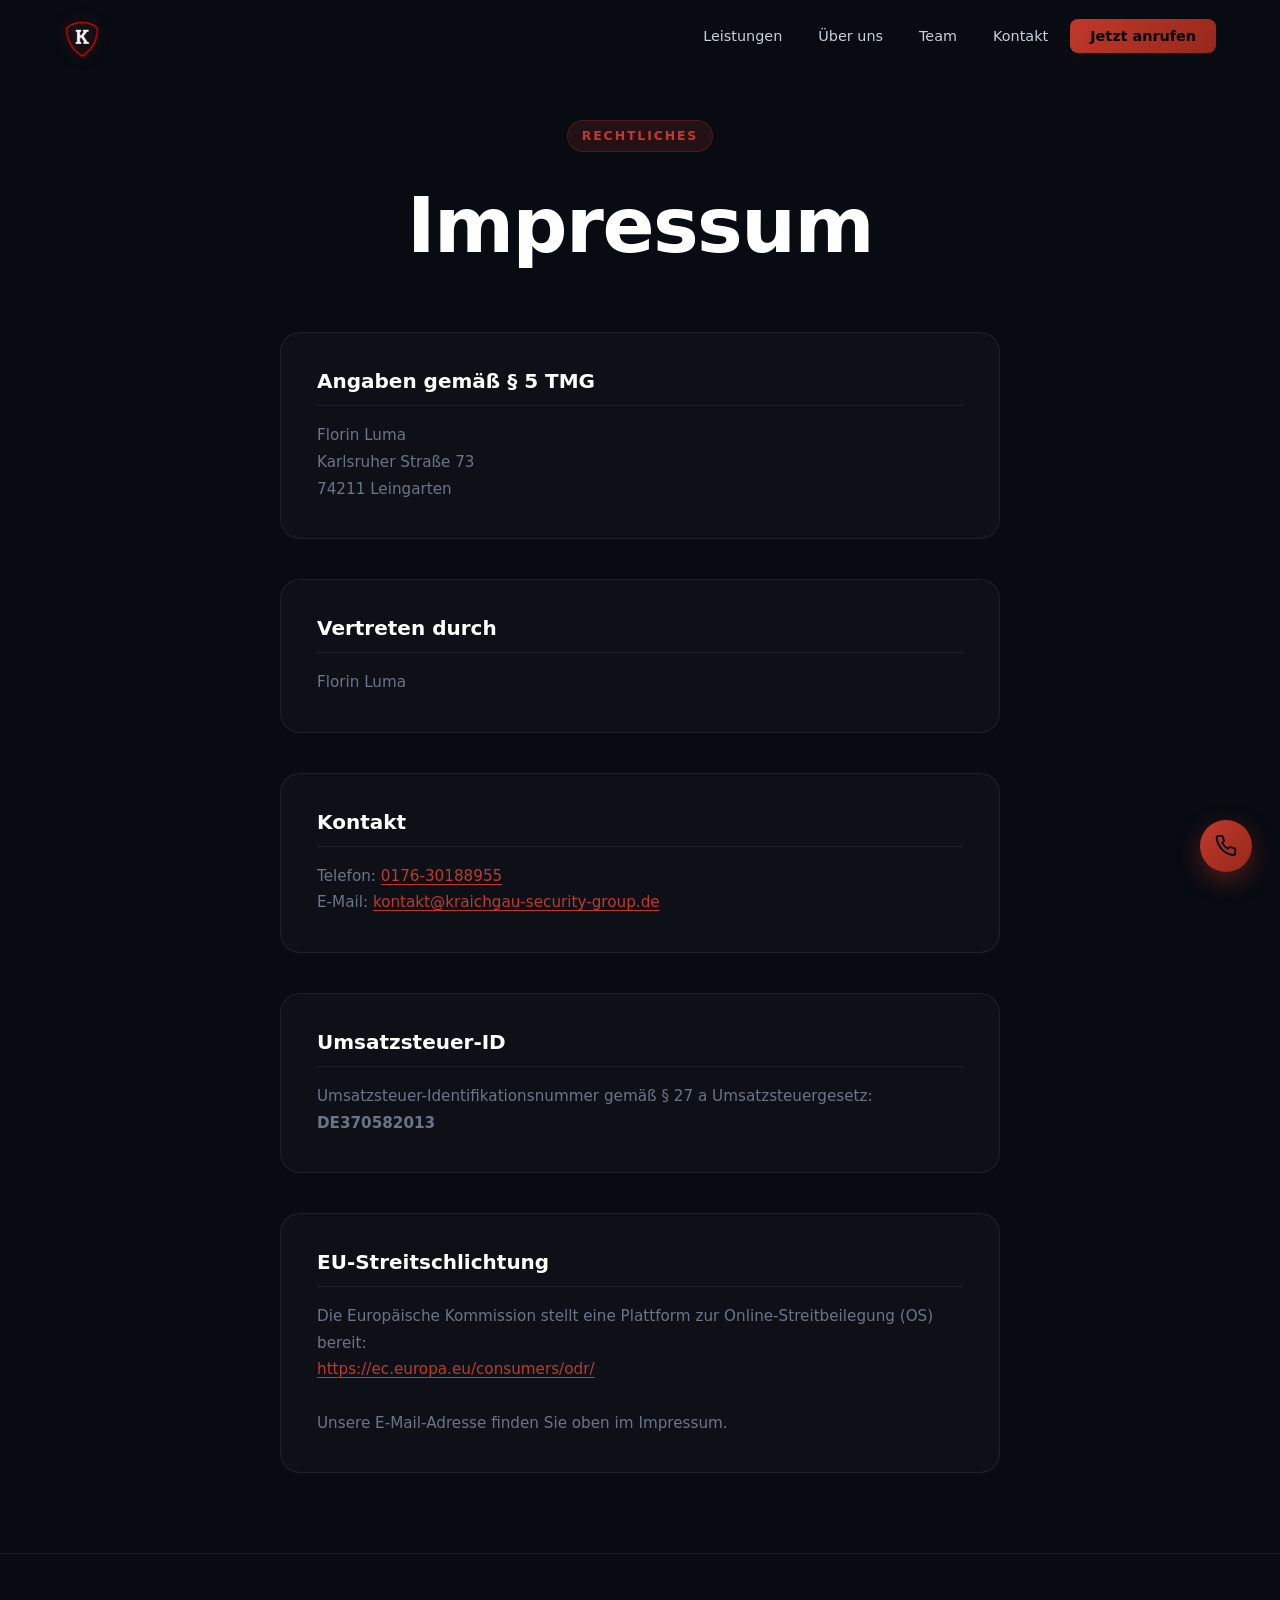
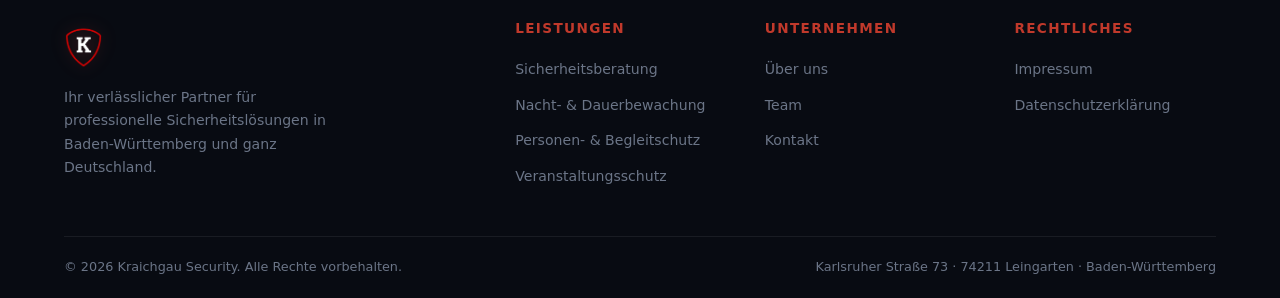
<file: impressum.html>
﻿<!DOCTYPE html>
<html lang="de">
<head>
  <meta charset="UTF-8" />
  <meta name="viewport" content="width=device-width, initial-scale=1.0" />
  <meta name="description" content="Impressum – Kraichgau Security" />
  <title>Impressum | Kraichgau Security</title>
  <link rel="icon" href="bilder/logo.png" type="image/png" />
  <link rel="stylesheet" href="style.css?v=2" />
</head>
<body>

  <!-- NAV -->
  <nav id="navbar" class="scrolled">
    <div class="nav-inner">
      <a href="index.html" class="logo">
        <img src="bilder/logo.png" alt="Kraichgau Security" class="logo-img">
      </a>
      <ul class="nav-links">
        <li><a href="index.html#leistungen">Leistungen</a></li>
        <li><a href="index.html#ueber">Über uns</a></li>
        <li><a href="index.html#team">Team</a></li>
        <li><a href="index.html#kontakt">Kontakt</a></li>
        <li><a href="tel:+4917630188955" class="nav-cta">Jetzt anrufen</a></li>
      </ul>
      <button class="burger" id="burger" aria-label="Menü öffnen">
        <span></span><span></span><span></span>
      </button>
    </div>
    <div class="mobile-menu" id="mobileMenu">
      <a href="index.html#leistungen">Leistungen</a>
      <a href="index.html#ueber">Über uns</a>
      <a href="index.html#team">Team</a>
      <a href="index.html#kontakt">Kontakt</a>
      <a href="tel:+4917630188955" class="nav-cta">Jetzt anrufen</a>
    </div>
  </nav>

  <!-- MAIN -->
  <main class="legal-page">
    <div class="container">
      <div class="legal-header">
        <span class="section-tag">Rechtliches</span>
        <h1>Impressum</h1>
      </div>
      <div class="legal-content">

        <div class="legal-block">
          <h2>Angaben gemäß § 5 TMG</h2>
          <p>
            Florin Luma<br />
            Karlsruher Straße 73<br />
            74211 Leingarten
          </p>
        </div>

        <div class="legal-block">
          <h2>Vertreten durch</h2>
          <p>Florin Luma</p>
        </div>

        <div class="legal-block">
          <h2>Kontakt</h2>
          <p>
            Telefon: <a href="tel:+4917630188955">0176-30188955</a><br />
            E-Mail: <a href="mailto:kontakt@kraichgau-security-group.de">kontakt@kraichgau-security-group.de</a>
          </p>
        </div>

        <div class="legal-block">
          <h2>Umsatzsteuer-ID</h2>
          <p>
            Umsatzsteuer-Identifikationsnummer gemäß § 27 a Umsatzsteuergesetz:<br />
            <strong>DE370582013</strong>
          </p>
        </div>

        <div class="legal-block">
          <h2>EU-Streitschlichtung</h2>
          <p>
            Die Europäische Kommission stellt eine Plattform zur Online-Streitbeilegung (OS) bereit:<br />
            <a href="https://ec.europa.eu/consumers/odr/" target="_blank" rel="noopener noreferrer">https://ec.europa.eu/consumers/odr/</a><br /><br />
            Unsere E-Mail-Adresse finden Sie oben im Impressum.
          </p>
        </div>

      </div>
    </div>
  </main>

  <!-- FOOTER -->
  <footer>
    <div class="footer-inner">
      <div class="footer-top">
        <div class="footer-brand">
          <a href="index.html" class="logo">
        <img src="bilder/logo.png" alt="Kraichgau Security" class="logo-img">
          </a>
          <p>Ihr verlässlicher Partner für professionelle Sicherheitslösungen in Baden-Württemberg und ganz Deutschland.</p>
        </div>
        <div class="footer-links">
          <h5>Leistungen</h5>
          <ul>
            <li><a href="index.html#leistungen">Sicherheitsberatung</a></li>
            <li><a href="index.html#dienstleistungen">Nacht- &amp; Dauerbewachung</a></li>
            <li><a href="index.html#dienstleistungen">Personen- &amp; Begleitschutz</a></li>
            <li><a href="index.html#dienstleistungen">Veranstaltungsschutz</a></li>
          </ul>
        </div>
        <div class="footer-links">
          <h5>Unternehmen</h5>
          <ul>
            <li><a href="index.html#ueber">Über uns</a></li>
            <li><a href="index.html#team">Team</a></li>
            <li><a href="index.html#kontakt">Kontakt</a></li>
          </ul>
        </div>
        <div class="footer-links">
          <h5>Rechtliches</h5>
          <ul>
            <li><a href="impressum.html">Impressum</a></li>
            <li><a href="datenschutz.html">Datenschutzerklärung</a></li>
          </ul>
        </div>
      </div>
      <div class="footer-bottom">
        <span>© 2026 Kraichgau Security. Alle Rechte vorbehalten.</span>
        <span>Karlsruher Straße 73 · 74211 Leingarten · Baden-Württemberg</span>
      </div>
    </div>
  </footer>

  <a href="tel:+4917630188955" class="fab" aria-label="Jetzt anrufen">
    <svg viewBox="0 0 24 24" fill="none" stroke="currentColor" stroke-width="2"><path d="M22 16.92v3a2 2 0 01-2.18 2 19.79 19.79 0 01-8.63-3.07A19.5 19.5 0 014.87 12 19.79 19.79 0 011.82 3.34 2 2 0 013.82 1h3a2 2 0 012 1.72c.127.96.361 1.903.7 2.81a2 2 0 01-.45 2.11L7.91 8.91a16 16 0 006.08 6.08l1.18-1.18a2 2 0 012.11-.45c.907.339 1.85.573 2.81.7A2 2 0 0122 16.92z"/></svg>
  </a>

  <script src="script.js"></script>
</body>
</html>
</file>
<file: style.css>
/* ============================================
   KRAICHGAU SECURITY — CSS
   Dark professional theme with gold accents
   ============================================ */

:root {
  --bg-dark:     #080b12;
  --bg-card:     #0d1117;
  --bg-card2:    #111620;
  --border:      rgba(255,255,255,0.07);
  --gold:        #c0392b;
  --gold-light:  #e74c3c;
  --gold-dim:    rgba(192,57,43,0.15);
  --white:       #ffffff;
  --text:        #c8d0dc;
  --text-muted:  #6b7587;
  --red:         #c0392b;
  --radius:      12px;
  --radius-lg:   20px;
  --shadow:      0 8px 32px rgba(0,0,0,0.5);
  --transition:  0.3s cubic-bezier(0.4,0,0.2,1);
}

*, *::before, *::after { box-sizing: border-box; margin: 0; padding: 0; }

html { scroll-behavior: smooth; }

body {
  background: var(--bg-dark);
  color: var(--text);
  font-family: 'Segoe UI', system-ui, -apple-system, sans-serif;
  line-height: 1.6;
  overflow-x: hidden;
}

img { display: block; max-width: 100%; }
a { color: inherit; text-decoration: none; }
ul { list-style: none; }

/* ---- TYPOGRAPHY ---- */
h1 { font-size: clamp(2.4rem, 6vw, 5rem); font-weight: 800; line-height: 1.1; color: var(--white); letter-spacing: -0.02em; }
h2 { font-size: clamp(1.8rem, 4vw, 3rem); font-weight: 700; line-height: 1.2; color: var(--white); }
h3 { font-size: 1.15rem; font-weight: 600; color: var(--white); }
h4 { font-size: 1.05rem; font-weight: 600; color: var(--white); }
h5 { font-size: 0.85rem; font-weight: 600; color: var(--gold); text-transform: uppercase; letter-spacing: 0.1em; margin-bottom: 1rem; }

.gradient-text {
  background: linear-gradient(135deg, var(--gold) 0%, var(--gold-light) 50%, var(--gold) 100%);
  -webkit-background-clip: text;
  background-clip: text;
  -webkit-text-fill-color: transparent;
}

/* ---- LAYOUT ---- */
.container { max-width: 1200px; margin: 0 auto; padding: 0 24px; }

section { padding: 100px 0; }

.section-header { text-align: center; margin-bottom: 64px; }
.section-header p { max-width: 560px; margin: 1rem auto 0; color: var(--text-muted); font-size: 1.05rem; }

.section-tag {
  display: inline-block;
  font-size: 0.78rem;
  font-weight: 600;
  text-transform: uppercase;
  letter-spacing: 0.15em;
  color: var(--gold);
  background: var(--gold-dim);
  border: 1px solid rgba(192,57,43,0.25);
  padding: 5px 14px;
  border-radius: 100px;
  margin-bottom: 16px;
}

/* ---- BUTTONS ---- */
.btn-primary {
  display: inline-flex;
  align-items: center;
  gap: 8px;
  background: linear-gradient(135deg, var(--gold) 0%, #96281b 100%);
  color: #000;
  font-weight: 700;
  font-size: 0.95rem;
  padding: 14px 28px;
  border-radius: var(--radius);
  border: none;
  cursor: pointer;
  transition: var(--transition);
  text-decoration: none;
}
.btn-primary:hover { transform: translateY(-2px); box-shadow: 0 12px 30px rgba(192,57,43,0.4); filter: brightness(1.1); }
.btn-primary svg { width: 18px; height: 18px; }

.btn-outline {
  display: inline-flex;
  align-items: center;
  gap: 8px;
  background: transparent;
  color: var(--white);
  font-weight: 700;
  font-size: 0.95rem;
  padding: 13px 28px;
  border-radius: var(--radius);
  border: 1px solid var(--border);
  cursor: pointer;
  transition: var(--transition);
  text-decoration: none;
}
.btn-outline:hover { border-color: rgba(192,57,43,0.5); color: var(--gold); transform: translateY(-2px); }

.btn-ghost {
  display: inline-flex;
  align-items: center;
  gap: 8px;
  background: transparent;
  color: var(--white);
  font-weight: 600;
  font-size: 0.95rem;
  padding: 14px 28px;
  border-radius: var(--radius);
  border: 1px solid var(--border);
  cursor: pointer;
  transition: var(--transition);
  text-decoration: none;
}
.btn-ghost:hover { border-color: var(--gold); color: var(--gold); background: var(--gold-dim); }

.btn-full { width: 100%; justify-content: center; }

/* ============================================
   NAVBAR
   ============================================ */
#navbar {
  position: fixed;
  top: 0; left: 0; right: 0;
  z-index: 1000;
  background: transparent;
  transition: background 0.4s, backdrop-filter 0.4s, box-shadow 0.4s;
}
#navbar.scrolled {
  background: rgba(8,11,18,0.92);
  backdrop-filter: blur(16px);
  -webkit-backdrop-filter: blur(16px);
  box-shadow: 0 1px 0 var(--border);
}

.nav-inner {
  max-width: 1200px;
  margin: 0 auto;
  padding: 0 24px;
  height: 72px;
  display: flex;
  align-items: center;
  justify-content: space-between;
}

.logo {
  display: flex;
  align-items: center;
  gap: 10px;
  font-size: 1rem;
  font-weight: 600;
  color: var(--white);
  letter-spacing: 0.05em;
}
.logo-img {
  height: 48px;
  width: auto;
  display: block;
  filter: drop-shadow(0 0 8px rgba(192,57,43,0.4));
}
.footer-brand .logo-img { height: 52px; }

.nav-links {
  display: flex;
  align-items: center;
  gap: 8px;
}
.nav-links a {
  font-size: 0.9rem;
  font-weight: 500;
  color: var(--text);
  padding: 8px 14px;
  border-radius: 8px;
  transition: var(--transition);
}
.nav-links a:hover { color: var(--white); background: rgba(255,255,255,0.06); }
.nav-links .nav-cta {
  background: linear-gradient(135deg, var(--gold), #96281b);
  color: #000;
  font-weight: 700;
  padding: 9px 20px;
}
.nav-links .nav-cta:hover { transform: translateY(-1px); box-shadow: 0 6px 20px rgba(192,57,43,0.4); background: linear-gradient(135deg, var(--gold), #96281b); color: #000; }

.burger {
  display: none;
  flex-direction: column;
  gap: 5px;
  background: none;
  border: none;
  cursor: pointer;
  padding: 4px;
}
.burger span {
  width: 24px; height: 2px;
  background: var(--white);
  border-radius: 2px;
  transition: var(--transition);
}

.mobile-menu {
  display: none;
  flex-direction: column;
  padding: 12px 24px 20px;
  border-top: 1px solid var(--border);
  background: rgba(8,11,18,0.98);
  backdrop-filter: blur(16px);
}
.mobile-menu.open { display: flex; }
.mobile-menu a {
  padding: 12px 0;
  color: var(--text);
  font-weight: 500;
  border-bottom: 1px solid var(--border);
  transition: color 0.2s;
}
.mobile-menu a:last-child { border-bottom: none; margin-top: 8px; }
.mobile-menu a:hover { color: var(--gold); }
.mobile-menu .nav-cta {
  text-align: center;
  padding: 12px;
  background: linear-gradient(135deg, var(--gold), #96281b);
  color: #000;
  font-weight: 700;
  border-radius: var(--radius);
  border-bottom: none;
}

/* ============================================
   HERO
   ============================================ */
#hero {
  position: relative;
  min-height: 100vh;
  display: flex;
  align-items: center;
  justify-content: center;
  padding: 120px 24px 80px;
  overflow: hidden;
}

.hero-bg {
  position: absolute;
  inset: 0;
  z-index: 0;
}

.hero-overlay {
  position: absolute;
  inset: 0;
  background:
    radial-gradient(ellipse 80% 60% at 50% 40%, rgba(192,57,43,0.08) 0%, transparent 60%),
    radial-gradient(ellipse 60% 80% at 80% 80%, rgba(20,30,60,0.5) 0%, transparent 60%),
    linear-gradient(180deg, var(--bg-dark) 0%, #0a0e18 100%);
}

.hero-grid {
  position: absolute;
  inset: 0;
  background-image:
    linear-gradient(rgba(192,57,43,0.04) 1px, transparent 1px),
    linear-gradient(90deg, rgba(192,57,43,0.04) 1px, transparent 1px);
  background-size: 60px 60px;
  mask-image: radial-gradient(ellipse at center, black 30%, transparent 80%);
}

.hero-content {
  position: relative;
  z-index: 1;
  text-align: center;
  max-width: 820px;
  animation: fadeUp 1s ease both;
}

.hero-badge {
  display: inline-flex;
  align-items: center;
  gap: 8px;
  font-size: 0.8rem;
  font-weight: 500;
  color: var(--gold);
  background: rgba(192,57,43,0.08);
  border: 1px solid rgba(192,57,43,0.2);
  padding: 7px 16px;
  border-radius: 100px;
  margin-bottom: 28px;
}

.badge-dot {
  width: 7px; height: 7px;
  background: var(--gold);
  border-radius: 50%;
  animation: pulse 2s ease infinite;
}

.hero-sub {
  font-size: 1.15rem;
  color: var(--text);
  margin: 20px auto 36px;
  max-width: 600px;
  line-height: 1.7;
}

.hero-buttons {
  display: flex;
  gap: 16px;
  justify-content: center;
  flex-wrap: wrap;
  margin-bottom: 56px;
}

.hero-stats {
  display: inline-flex;
  align-items: center;
  gap: 32px;
  background: rgba(255,255,255,0.03);
  border: 1px solid var(--border);
  border-radius: var(--radius);
  padding: 20px 36px;
}

.stat { text-align: center; }
.stat-num { display: block; font-size: 1.8rem; font-weight: 800; color: var(--gold); line-height: 1; }
.stat-label { font-size: 0.78rem; color: var(--text-muted); margin-top: 4px; display: block; }
.stat-divider { width: 1px; height: 36px; background: var(--border); }

.scroll-indicator {
  position: absolute;
  bottom: 32px;
  left: 50%;
  transform: translateX(-50%);
  display: flex;
  flex-direction: column;
  align-items: center;
  gap: 8px;
  font-size: 0.72rem;
  color: var(--text-muted);
  letter-spacing: 0.1em;
  text-transform: uppercase;
  z-index: 1;
}

.scroll-line {
  width: 1px;
  height: 40px;
  background: linear-gradient(to bottom, var(--gold), transparent);
  animation: scrollLine 1.8s ease infinite;
}

/* ============================================
   LEISTUNGEN
   ============================================ */
#leistungen {
  background: linear-gradient(180deg, var(--bg-dark) 0%, #0a0d15 100%);
}

.services-grid {
  display: grid;
  grid-template-columns: repeat(auto-fill, minmax(280px, 1fr));
  gap: 20px;
}

.service-card {
  background: var(--bg-card);
  border: 1px solid var(--border);
  border-radius: var(--radius-lg);
  padding: 32px;
  position: relative;
  transition: var(--transition);
  cursor: default;
  overflow: hidden;
}

.service-card::before {
  content: '';
  position: absolute;
  inset: 0;
  background: linear-gradient(135deg, rgba(192,57,43,0.04) 0%, transparent 60%);
  opacity: 0;
  transition: var(--transition);
  pointer-events: none;
}

.service-card:hover {
  border-color: rgba(192,57,43,0.25);
  transform: translateY(-4px);
  box-shadow: 0 20px 40px rgba(0,0,0,0.4), 0 0 0 1px rgba(192,57,43,0.1);
}
.service-card:hover::before { opacity: 1; }

.service-card.featured {
  border-color: rgba(192,57,43,0.3);
  background: linear-gradient(135deg, rgba(192,57,43,0.05) 0%, var(--bg-card) 60%);
}

.featured-badge {
  position: absolute;
  top: 16px; right: 16px;
  font-size: 0.7rem;
  font-weight: 700;
  text-transform: uppercase;
  letter-spacing: 0.08em;
  color: #000;
  background: var(--gold);
  padding: 3px 10px;
  border-radius: 100px;
}

.service-icon-wrap {
  width: 52px; height: 52px;
  border-radius: 12px;
  background: var(--gold-dim);
  border: 1px solid rgba(192,57,43,0.2);
  display: flex;
  align-items: center;
  justify-content: center;
  margin-bottom: 20px;
  transition: var(--transition);
}
.service-icon-wrap svg { width: 24px; height: 24px; color: var(--gold); }
.service-card:hover .service-icon-wrap { background: rgba(192,57,43,0.2); }

.service-card h3 { margin-bottom: 10px; }
.service-card p { font-size: 0.92rem; color: var(--text-muted); line-height: 1.65; }

.service-arrow {
  margin-top: 20px;
  color: var(--gold);
  font-size: 1.2rem;
  opacity: 0;
  transform: translateX(-8px);
  transition: var(--transition);
}
.service-card:hover .service-arrow { opacity: 1; transform: translateX(0); }

.cta-card {
  background: linear-gradient(135deg, rgba(192,57,43,0.1) 0%, rgba(192,57,43,0.04) 100%);
  border-color: rgba(192,57,43,0.3);
  display: flex;
  flex-direction: column;
  justify-content: center;
  align-items: flex-start;
  gap: 16px;
}
.cta-card:hover { transform: none; }

/* ============================================
   ÜBER UNS
   ============================================ */
#ueber {
  background: var(--bg-card);
  border-top: 1px solid var(--border);
  border-bottom: 1px solid var(--border);
}

.ueber-grid {
  display: grid;
  grid-template-columns: 1fr 1fr;
  gap: 80px;
  align-items: center;
}

.ueber-visual {
  display: flex;
  justify-content: center;
}

.ueber-img-wrap {
  position: relative;
  width: 100%;
  max-width: 380px;
  overflow: visible;
}

.ueber-card-main {
  background: var(--bg-card2);
  border: 1px solid var(--border);
  border-radius: var(--radius-lg);
  padding: 48px;
  text-align: center;
  position: relative;
  z-index: 1;
  width: 100%;
  max-width: 360px;
  box-shadow: 0 30px 60px rgba(0,0,0,0.5);
}

.ueber-shield {
  width: 100px; height: 100px;
  margin: 0 auto 32px;
  filter: drop-shadow(0 0 20px rgba(192,57,43,0.3));
}
.ueber-shield svg { width: 100%; height: 100%; }

.ueber-metrics {
  display: flex;
  justify-content: space-around;
  gap: 12px;
}

.metric { text-align: center; }
.metric-val { display: block; font-size: 1.8rem; font-weight: 800; color: var(--gold); }
.metric-lbl { font-size: 0.72rem; color: var(--text-muted); display: block; margin-top: 4px; }

.ueber-tag-1, .ueber-tag-2 {
  position: absolute;
  background: var(--bg-dark);
  border: 1px solid rgba(192,57,43,0.2);
  color: var(--gold);
  font-size: 0.82rem;
  font-weight: 600;
  padding: 8px 16px;
  border-radius: 8px;
  white-space: nowrap;
  box-shadow: var(--shadow);
}
.ueber-tag-1 { bottom: 24px; left: 20px; }
.ueber-tag-2 { top: 24px; right: 20px; }

.ueber-text .section-tag { margin-bottom: 12px; }
.ueber-text h2 { margin-bottom: 20px; }
.ueber-text p { color: var(--text-muted); margin-bottom: 16px; font-size: 1rem; }

.ueber-list { margin: 28px 0 36px; display: flex; flex-direction: column; gap: 12px; }
.ueber-list li { display: flex; align-items: center; gap: 12px; font-size: 0.95rem; }
.check { color: var(--gold); font-weight: 700; font-size: 1rem; }

.ueber-personen-row {
  display: grid;
  grid-template-columns: repeat(2, 1fr);
  gap: 32px;
  max-width: 680px;
  margin: 64px auto 0;
  padding-top: 48px;
  border-top: 1px solid var(--border);
}
.ueber-person {
  background: var(--bg-dark);
  border: 1px solid var(--border);
  border-radius: var(--radius-lg);
  overflow: hidden;
  transition: transform var(--transition), box-shadow var(--transition), border-color var(--transition);
}
.ueber-person:hover {
  transform: translateY(-5px);
  box-shadow: 0 20px 50px rgba(0,0,0,0.5);
  border-color: rgba(192,57,43,0.4);
}
.ueber-person-photo-wrap {
  width: 100%;
  aspect-ratio: 3 / 4;
  overflow: hidden;
  position: relative;
}
.ueber-person-photo-wrap::after {
  content: '';
  position: absolute;
  bottom: 0; left: 0; right: 0;
  height: 35%;
  background: linear-gradient(to top, rgba(8,11,18,0.85) 0%, transparent 100%);
  pointer-events: none;
}
.ueber-person-photo {
  width: 100%;
  height: 100%;
  object-fit: cover;
  object-position: center top;
  display: block;
  transition: transform 0.6s ease;
}
.ueber-person:hover .ueber-person-photo { transform: scale(1.04); }
.ueber-person-info {
  padding: 20px 24px 24px;
  text-align: center;
}
.ueber-person-info h4 {
  font-size: 1.15rem;
  font-weight: 700;
  color: var(--white);
  margin-bottom: 8px;
}
.ueber-person-role {
  display: inline-block;
  font-size: 0.75rem;
  font-weight: 600;
  text-transform: uppercase;
  letter-spacing: 0.1em;
  color: var(--gold);
  background: var(--gold-dim);
  border: 1px solid rgba(192,57,43,0.25);
  padding: 4px 12px;
  border-radius: 100px;
}
@media (max-width: 560px) {
  .ueber-personen-row { grid-template-columns: 1fr; max-width: 300px; }
}

/* ============================================
   TEAM
   ============================================ */
#team { background: var(--bg-dark); }

.team-grid {
  display: grid;
  grid-template-columns: repeat(auto-fill, minmax(260px, 1fr));
  gap: 20px;
}

.team-card {
  background: var(--bg-card);
  border: 1px solid var(--border);
  border-radius: var(--radius-lg);
  padding: 32px;
  transition: var(--transition);
  display: flex;
  flex-direction: column;
  gap: 20px;
}
.team-card:hover { border-color: rgba(192,57,43,0.2); transform: translateY(-4px); box-shadow: 0 20px 40px rgba(0,0,0,0.4); }

.team-avatar {
  width: 64px; height: 64px;
  border-radius: 50%;
  background: linear-gradient(135deg, rgba(192,57,43,0.2), rgba(192,57,43,0.05));
  border: 2px solid rgba(192,57,43,0.25);
  display: flex;
  align-items: center;
  justify-content: center;
}

.avatar-initials {
  font-size: 1.1rem;
  font-weight: 700;
  color: var(--gold);
  letter-spacing: 0.05em;
}

.team-role {
  display: block;
  font-size: 0.78rem;
  font-weight: 600;
  color: var(--gold);
  text-transform: uppercase;
  letter-spacing: 0.1em;
  margin: 4px 0 10px;
}

.team-info p { font-size: 0.88rem; color: var(--text-muted); line-height: 1.6; }

/* ============================================
   VERTRAUEN
   ============================================ */
#vertrauen {
  background: linear-gradient(180deg, var(--bg-dark) 0%, #0b0f1a 100%);
}

.vertrauen-inner { max-width: 1200px; }

.vertrauen-grid {
  display: grid;
  grid-template-columns: repeat(auto-fill, minmax(280px, 1fr));
  gap: 20px;
}

.v-item {
  background: var(--bg-card);
  border: 1px solid var(--border);
  border-radius: var(--radius-lg);
  padding: 32px;
  transition: var(--transition);
}
.v-item:hover { border-color: rgba(192,57,43,0.2); transform: translateY(-3px); }

.v-icon {
  font-size: 2rem;
  margin-bottom: 16px;
  filter: grayscale(0.2);
}

.v-item h4 { margin-bottom: 8px; }
.v-item p { font-size: 0.9rem; color: var(--text-muted); line-height: 1.6; }

/* ============================================
   KONTAKT
   ============================================ */
#kontakt {
  background: var(--bg-card);
  border-top: 1px solid var(--border);
}

.kontakt-grid {
  display: grid;
  grid-template-columns: 1fr 1.2fr;
  gap: 80px;
  align-items: start;
}

.kontakt-info h2 { margin: 12px 0 16px; }
.kontakt-info > p { color: var(--text-muted); font-size: 1rem; line-height: 1.7; margin-bottom: 36px; }

.kontakt-details { display: flex; flex-direction: column; gap: 20px; }
.kontakt-item {
  display: flex;
  gap: 16px;
  align-items: flex-start;
}
.kontakt-icon {
  width: 44px; height: 44px;
  min-width: 44px;
  border-radius: 10px;
  background: var(--gold-dim);
  border: 1px solid rgba(192,57,43,0.2);
  display: flex;
  align-items: center;
  justify-content: center;
}
.kontakt-icon svg { width: 20px; height: 20px; color: var(--gold); }
.kontakt-item strong { display: block; font-size: 0.82rem; font-weight: 600; color: var(--gold); text-transform: uppercase; letter-spacing: 0.08em; margin-bottom: 4px; }
.kontakt-item span { font-size: 0.92rem; color: var(--text-muted); line-height: 1.5; }

/* FORM */
.kontakt-form-wrap {
  background: var(--bg-card2);
  border: 1px solid var(--border);
  border-radius: var(--radius-lg);
  padding: 40px;
}

.form-row { display: grid; grid-template-columns: 1fr 1fr; gap: 16px; }

.form-group { display: flex; flex-direction: column; gap: 7px; margin-bottom: 16px; }
.form-group label { font-size: 0.82rem; font-weight: 600; color: var(--text); }

.form-group input,
.form-group select,
.form-group textarea {
  background: rgba(255,255,255,0.04);
  border: 1px solid var(--border);
  border-radius: var(--radius);
  color: var(--white);
  font-size: 0.95rem;
  font-family: inherit;
  padding: 12px 16px;
  outline: none;
  transition: border-color 0.2s;
  -webkit-appearance: none;
}
.form-group input::placeholder,
.form-group textarea::placeholder { color: var(--text-muted); }
.form-group select option { background: #0d1117; color: var(--white); }
.form-group input:focus,
.form-group select:focus,
.form-group textarea:focus {
  border-color: var(--gold);
  background: rgba(192,57,43,0.03);
}

.form-check {
  display: flex;
  gap: 10px;
  align-items: flex-start;
  margin-bottom: 20px;
}
.form-check input[type=checkbox] { margin-top: 3px; accent-color: var(--gold); cursor: pointer; flex-shrink: 0; }
.form-check label { font-size: 0.82rem; color: var(--text-muted); cursor: pointer; line-height: 1.5; }
.form-check label a { color: var(--gold); text-decoration: underline; }

.form-success {
  display: none;
  margin-top: 16px;
  padding: 14px 20px;
  background: rgba(192,57,43,0.1);
  border: 1px solid rgba(192,57,43,0.3);
  border-radius: var(--radius);
  color: var(--gold);
  font-size: 0.9rem;
  font-weight: 500;
}
.form-success.show { display: block; }

/* ============================================
   FOOTER
   ============================================ */
footer {
  background: var(--bg-dark);
  border-top: 1px solid var(--border);
}

.footer-inner { max-width: 1200px; margin: 0 auto; padding: 0 24px; }

.footer-top {
  display: grid;
  grid-template-columns: 2fr 1fr 1fr 1fr;
  gap: 48px;
  padding: 64px 0 48px;
}

.footer-brand .logo { margin-bottom: 16px; }
.footer-brand p { font-size: 0.88rem; color: var(--text-muted); line-height: 1.65; max-width: 280px; }

.footer-links ul { display: flex; flex-direction: column; gap: 10px; }
.footer-links ul a {
  font-size: 0.88rem;
  color: var(--text-muted);
  transition: color 0.2s;
}
.footer-links ul a:hover { color: var(--gold); }

.footer-bottom {
  border-top: 1px solid var(--border);
  padding: 20px 0;
  display: flex;
  justify-content: space-between;
  align-items: center;
  font-size: 0.8rem;
  color: var(--text-muted);
  flex-wrap: wrap;
  gap: 8px;
}

/* ============================================
   FAB (Floating Action Button)
   ============================================ */
.fab {
  position: fixed;
  bottom: 28px;
  right: 28px;
  width: 52px; height: 52px;
  background: linear-gradient(135deg, var(--gold), #96281b);
  border-radius: 50%;
  display: flex;
  align-items: center;
  justify-content: center;
  box-shadow: 0 8px 24px rgba(192,57,43,0.4);
  z-index: 900;
  transition: var(--transition);
}
.fab svg { width: 22px; height: 22px; color: #000; }
.fab:hover { transform: scale(1.1) translateY(-2px); box-shadow: 0 12px 32px rgba(192,57,43,0.5); }

/* ============================================
   ANIMATIONS
   ============================================ */
@keyframes fadeUp {
  from { opacity: 0; transform: translateY(30px); }
  to   { opacity: 1; transform: translateY(0); }
}

@keyframes pulse {
  0%, 100% { opacity: 1; transform: scale(1); }
  50%       { opacity: 0.6; transform: scale(0.8); }
}

@keyframes scrollLine {
  0%   { transform: scaleY(0); transform-origin: top; opacity: 1; }
  50%  { transform: scaleY(1); transform-origin: top; opacity: 1; }
  51%  { transform: scaleY(1); transform-origin: bottom; }
  100% { transform: scaleY(0); transform-origin: bottom; opacity: 0; }
}

.reveal {
  opacity: 0;
  transform: translateY(24px);
  transition: opacity 0.6s ease, transform 0.6s ease;
}
.reveal.visible {
  opacity: 1;
  transform: none;
}

/* ============================================
   RESPONSIVE
   ============================================ */
@media (max-width: 900px) {
  .ueber-grid { grid-template-columns: 1fr; gap: 48px; }
  .ueber-visual { display: none; }
  .kontakt-grid { grid-template-columns: 1fr; gap: 48px; }
  .footer-top { grid-template-columns: 1fr 1fr; gap: 32px; }
  .footer-brand { grid-column: 1 / -1; }
}

@media (max-width: 768px) {
  section { padding: 72px 0; }
  .nav-links { display: none; }
  .burger { display: flex; }
  .hero-stats { gap: 20px; padding: 16px 24px; }
  .form-row { grid-template-columns: 1fr; }
  .footer-top { grid-template-columns: 1fr; gap: 28px; }
  .footer-bottom { flex-direction: column; text-align: center; }
  .ueber-tag-1, .ueber-tag-2 { display: none; }
}

@media (max-width: 480px) {
  h1 { font-size: 2rem; }
  .hero-stats { flex-direction: column; gap: 16px; }
  .stat-divider { width: 60px; height: 1px; }
  .hero-buttons { flex-direction: column; align-items: stretch; text-align: center; }
}

/* ============================================
   IMAGE PLACEHOLDERS
   ============================================ */
.img-placeholder {
  background: var(--bg-card2);
  border: 2px dashed rgba(192,57,43,0.25);
  border-radius: var(--radius-lg);
  display: flex;
  flex-direction: column;
  align-items: center;
  justify-content: center;
  gap: 14px;
  color: var(--text-muted);
  font-size: 0.82rem;
  font-style: italic;
  letter-spacing: 0.02em;
  text-align: center;
  padding: 24px;
  transition: border-color 0.3s;
}
.img-placeholder svg { width: 44px; height: 44px; color: rgba(192,57,43,0.25); }
.img-placeholder span { color: var(--text-muted); }

.hero-img {
  width: 100%;
  height: 420px;
  border-radius: 20px;
}

.banner-img {
  width: 100%;
  height: 260px;
}

.ueber-img {
  width: 100%;
  height: 380px;
  z-index: 1;
}

.team-photo {
  width: 100%;
  height: 180px;
  border-radius: var(--radius);
  border-style: dashed;
}

.kontakt-img {
  width: 100%;
  height: 180px;
  margin-top: 24px;
}

/* ============================================
   HERO 2-COL LAYOUT
   ============================================ */
.hero-layout {
  position: relative;
  z-index: 1;
  width: 100%;
  max-width: 1200px;
  margin: 0 auto;
  display: grid;
  grid-template-columns: 1fr 1fr;
  gap: 60px;
  align-items: center;
  padding: 0 24px;
}

.hero-layout .hero-content {
  text-align: left;
  animation: fadeUp 1s ease both;
}
.hero-layout .hero-content .hero-buttons { justify-content: flex-start; }
.hero-layout .hero-content .hero-stats { display: inline-flex; }

.hero-visual { animation: fadeUp 1s 0.2s ease both; }

/* ============================================
   KRAICHGAU BANNER
   ============================================ */
#kraichgau-info {
  background: var(--bg-card);
  border-top: 1px solid var(--border);
  border-bottom: 1px solid var(--border);
  padding: 80px 0;
}

.kraichgau-banner {
  display: grid;
  grid-template-columns: 1.2fr 1fr;
  gap: 64px;
  align-items: center;
}

.kraichgau-banner-text h2 { margin: 12px 0 16px; }
.kraichgau-banner-text p { color: var(--text-muted); font-size: 1rem; line-height: 1.7; margin-bottom: 24px; }

.banner-address {
  display: flex;
  align-items: center;
  gap: 10px;
  color: var(--text-muted);
  font-size: 0.92rem;
}
.banner-address svg { width: 18px; height: 18px; color: var(--gold); flex-shrink: 0; }

/* ============================================
   TESTIMONIALS
   ============================================ */
#referenzen { background: var(--bg-card); border-top: 1px solid var(--border); }

.testimonials-grid {
  display: grid;
  grid-template-columns: repeat(auto-fill, minmax(260px, 1fr));
  gap: 20px;
}

.testimonial-card {
  background: var(--bg-card2);
  border: 1px solid var(--border);
  border-radius: var(--radius-lg);
  padding: 32px;
  transition: var(--transition);
}
.testimonial-card:hover {
  border-color: rgba(192,57,43,0.2);
  transform: translateY(-4px);
  box-shadow: 0 20px 40px rgba(0,0,0,0.4);
}

.testimonial-quote {
  font-size: 3.5rem;
  color: var(--gold);
  opacity: 0.25;
  line-height: 1;
  margin-bottom: 8px;
  font-family: Georgia, serif;
}

.testimonial-text {
  font-size: 0.95rem;
  color: var(--text);
  line-height: 1.7;
  margin-bottom: 24px;
  font-style: italic;
}

.testimonial-author {
  display: flex;
  align-items: center;
  gap: 12px;
}

.testimonial-avatar {
  width: 44px; height: 44px;
  border-radius: 50%;
  background: var(--gold-dim);
  border: 1px solid rgba(192,57,43,0.25);
  display: flex;
  align-items: center;
  justify-content: center;
  font-weight: 700;
  font-size: 0.82rem;
  color: var(--gold);
  flex-shrink: 0;
  letter-spacing: 0.05em;
}

.testimonial-name { font-weight: 600; color: var(--white); font-size: 0.9rem; }
.testimonial-role { font-size: 0.78rem; color: var(--text-muted); margin-top: 2px; }

/* ============================================
   TEAM (updated with photo placeholder)
   ============================================ */
.team-photo-wrap { margin-bottom: 4px; }

/* ============================================
   KONTAKT (no form — action cards)
   ============================================ */
.kontakt-grid {
  display: grid;
  grid-template-columns: 1fr 1.2fr;
  gap: 80px;
  align-items: start;
}

.kontakt-actions-inner {
  background: var(--bg-card2);
  border: 1px solid var(--border);
  border-radius: var(--radius-lg);
  padding: 40px;
}

.kontakt-actions-inner h3 { margin-bottom: 8px; }
.kontakt-actions-inner > p { font-size: 0.92rem; color: var(--text-muted); margin-bottom: 28px; }

.kontakt-buttons { display: flex; flex-direction: column; gap: 14px; }

.kontakt-btn {
  display: flex;
  align-items: center;
  gap: 16px;
  padding: 18px 22px;
  border-radius: var(--radius);
  border: 1px solid var(--border);
  background: rgba(255,255,255,0.03);
  transition: var(--transition);
  text-decoration: none;
}
.kontakt-btn:hover { transform: translateX(4px); box-shadow: 0 8px 24px rgba(0,0,0,0.3); }

.kontakt-btn-phone { border-color: rgba(192,57,43,0.25); }
.kontakt-btn-phone:hover { border-color: rgba(192,57,43,0.5); background: rgba(192,57,43,0.05); }

.kontakt-btn-email:hover { border-color: rgba(255,255,255,0.15); background: rgba(255,255,255,0.04); }

.kontakt-btn-icon {
  width: 48px; height: 48px;
  min-width: 48px;
  border-radius: 10px;
  background: var(--gold-dim);
  border: 1px solid rgba(192,57,43,0.2);
  display: flex;
  align-items: center;
  justify-content: center;
}
.kontakt-btn-icon svg { width: 22px; height: 22px; color: var(--gold); }

.kontakt-btn-label {
  display: block;
  font-size: 0.78rem;
  font-weight: 600;
  color: var(--text-muted);
  text-transform: uppercase;
  letter-spacing: 0.08em;
  margin-bottom: 3px;
}
.kontakt-btn-value {
  display: block;
  font-size: 1rem;
  font-weight: 700;
  color: var(--white);
}

/* services-grid-4: force 4 cols on large screens */
.services-grid-4 { grid-template-columns: repeat(4, 1fr); }

/* ============================================
   RESPONSIVE ADDITIONS
   ============================================ */
@media (max-width: 1100px) {
  .services-grid-4 { grid-template-columns: repeat(2, 1fr); }
}

@media (max-width: 900px) {
  .hero-layout { grid-template-columns: 1fr; }
  .hero-layout .hero-content { text-align: center; }
  .hero-layout .hero-content .hero-buttons { justify-content: center; }
  .hero-visual { display: none; }
  .kraichgau-banner { grid-template-columns: 1fr; gap: 32px; }
  .banner-img { height: 200px; }
  .kontakt-grid { grid-template-columns: 1fr; gap: 40px; }
}

@media (max-width: 768px) {
  .services-grid-4 { grid-template-columns: 1fr; }
  .testimonials-grid { grid-template-columns: 1fr; }
  .kontakt-actions-inner { padding: 24px; }
}

/* ============================================
   REAL PHOTO IMAGES
   ============================================ */
.hero-img-frame {
  width: 100%;
  height: 420px;
  border-radius: 20px;
  overflow: hidden;
}
.hero-img-real {
  width: 100%;
  height: 100%;
  object-fit: cover;
  object-position: center 25%;
  display: block;
}

.banner-img-frame {
  width: 100%;
  height: 260px;
  border-radius: var(--radius-lg);
  overflow: hidden;
}
.banner-img-real {
  width: 100%;
  height: 100%;
  object-fit: cover;
  object-position: center 28%;
  display: block;
}

.ueber-img-frame {
  width: 100%;
  height: 380px;
  border-radius: var(--radius-lg);
  overflow: hidden;
  position: relative;
  z-index: 1;
}
.ueber-img-real {
  width: 100%;
  height: 100%;
  object-fit: cover;
  object-position: center 35%;
  display: block;
}

.kontakt-img-frame {
  width: 100%;
  height: 220px;
  margin-top: 24px;
  border-radius: var(--radius-lg);
  overflow: hidden;
  position: relative;
}
.kontakt-img-frame::after {
  content: '';
  position: absolute;
  inset: 0;
  background: linear-gradient(170deg, rgba(8,11,18,0.1) 30%, rgba(8,11,18,0.55) 100%);
  pointer-events: none;
  border-radius: var(--radius-lg);
}
.kontakt-img-real {
  width: 100%;
  height: 100%;
  object-fit: cover;
  object-position: center 30%;
  display: block;
}

.team-wc-avatar {
  width: 100%;
  height: 180px;
  border-radius: var(--radius);
  background: var(--bg-card2);
  border: 1px solid var(--border);
  display: flex;
  align-items: center;
  justify-content: center;
}
.team-wc-avatar svg {
  height: 140px;
  width: auto;
}

/* ============================================
   LEGAL PAGES (Impressum / Datenschutz)
   ============================================ */
.legal-page {
  padding-top: 120px;
  padding-bottom: 80px;
  min-height: 70vh;
}

.legal-header {
  max-width: 720px;
  margin: 0 auto 64px;
  text-align: center;
}
.legal-header h1 { margin: 16px 0 20px; }
.legal-intro {
  color: var(--text-muted);
  font-size: 1rem;
  line-height: 1.7;
}

.legal-content {
  max-width: 720px;
  margin: 0 auto;
  display: flex;
  flex-direction: column;
  gap: 40px;
}

.legal-block {
  background: var(--bg-card);
  border: 1px solid var(--border);
  border-radius: var(--radius-lg);
  padding: 36px;
}

.legal-block h2 {
  font-size: 1.25rem;
  color: var(--white);
  margin-bottom: 16px;
  padding-bottom: 12px;
  border-bottom: 1px solid var(--border);
}

.legal-block h3 {
  font-size: 1rem;
  color: var(--gold);
  margin: 20px 0 10px;
}

.legal-block p {
  color: var(--text-muted);
  font-size: 0.95rem;
  line-height: 1.75;
  margin-bottom: 12px;
}
.legal-block p:last-child { margin-bottom: 0; }

.legal-block a {
  color: var(--gold);
  text-decoration: underline;
  text-underline-offset: 3px;
  transition: color 0.2s;
}
.legal-block a:hover { color: var(--gold-light); }

.legal-list {
  list-style: none;
  padding: 0;
  margin: 12px 0;
  display: flex;
  flex-direction: column;
  gap: 8px;
}
.legal-list li {
  color: var(--text-muted);
  font-size: 0.95rem;
  line-height: 1.6;
  padding-left: 20px;
  position: relative;
}
.legal-list li::before {
  content: '–';
  position: absolute;
  left: 0;
  color: var(--gold);
}

/* ============================================
   FÜHRUNGSEBENE
   ============================================ */
#fuehrung { background: var(--bg-dark); }

.fuehrung-grid {
  display: grid;
  grid-template-columns: repeat(2, 1fr);
  gap: 40px;
  max-width: 760px;
  margin: 0 auto;
}

.fuehrung-card {
  background: var(--bg-card);
  border: 1px solid var(--border);
  border-radius: var(--radius-lg);
  overflow: hidden;
  transition: transform var(--transition), box-shadow var(--transition), border-color var(--transition);
}
.fuehrung-card:hover {
  transform: translateY(-6px);
  box-shadow: 0 20px 60px rgba(0,0,0,0.5);
  border-color: rgba(192,57,43,0.4);
}

.fuehrung-photo-wrap {
  width: 100%;
  aspect-ratio: 3 / 4;
  overflow: hidden;
  position: relative;
}
.fuehrung-photo-wrap::after {
  content: '';
  position: absolute;
  bottom: 0;
  left: 0;
  right: 0;
  height: 40%;
  background: linear-gradient(to top, rgba(8,11,18,0.85) 0%, transparent 100%);
  pointer-events: none;
}
.fuehrung-photo {
  width: 100%;
  height: 100%;
  object-fit: cover;
  object-position: center top;
  display: block;
  transition: transform 0.6s ease;
}
.fuehrung-card:hover .fuehrung-photo {
  transform: scale(1.04);
}

.fuehrung-info {
  padding: 24px 28px 28px;
  text-align: center;
}
.fuehrung-info h3 {
  font-size: 1.3rem;
  font-weight: 700;
  color: var(--white);
  margin-bottom: 8px;
}
.fuehrung-role {
  display: inline-block;
  font-size: 0.82rem;
  font-weight: 600;
  text-transform: uppercase;
  letter-spacing: 0.12em;
  color: var(--gold);
  background: var(--gold-dim);
  border: 1px solid rgba(192,57,43,0.25);
  padding: 5px 14px;
  border-radius: 100px;
}

@media (max-width: 640px) {
  .fuehrung-grid { grid-template-columns: 1fr; max-width: 360px; }
}
</file>
